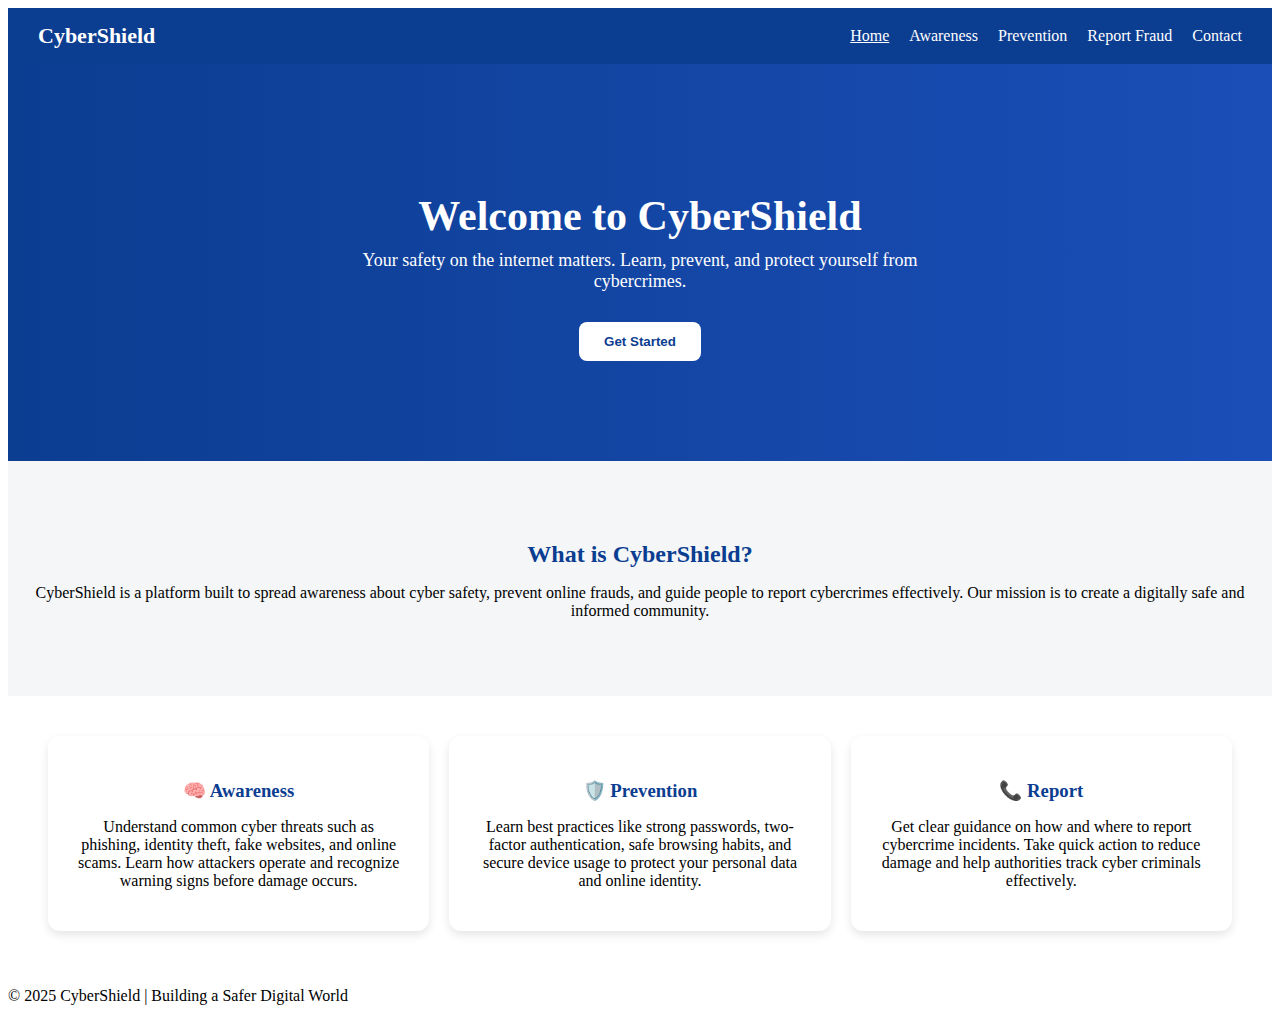
<file: index.html>
<!DOCTYPE html>
<html lang="en">
<head>
  <meta charset="UTF-8">
  <meta name="viewport" content="width=device-width, initial-scale=1.0">
  <title>CyberShield - Home</title>
  <link rel="stylesheet" href="style.css">
</head>
<body>

  <!-- Navigation Bar -->
  <nav class="navbar">
    <div class="logo">CyberShield</div>
    <ul class="nav-links">
      <li><a href="index.html" class="active">Home</a></li>
      <li><a href="awareness.html">Awareness</a></li>
      <li><a href="prevention.html">Prevention</a></li>
      <li><a href="fraud.html">Report Fraud</a></li>
      <li><a href="resourcecontact.html">Contact</a></li>
    </ul>
  </nav>

  <!-- Hero Section -->
  <header class="hero">
    <h1>Welcome to CyberShield</h1>
    <p>Your safety on the internet matters. Learn, prevent, and protect yourself from cybercrimes.</p>
    <a href="awareness.html"><button class="btn">Get Started</button></a>
  </header>

  <!-- About Section -->
  <section class="about">
    <h2>What is CyberShield?</h2>
    <p>
      CyberShield is a platform built to spread awareness about cyber safety, 
      prevent online frauds, and guide people to report cybercrimes effectively.
      Our mission is to create a digitally safe and informed community.
    </p>
  </section>

  <!-- Features Section -->
  <section class="features">
    <div class="feature-card">
      <h3>🧠 Awareness</h3>
      <p>Understand common cyber threats such as phishing, identity theft,
        fake websites, and online scams. Learn how attackers operate and
        recognize warning signs before damage occurs.</p>
    </div>

    <div class="feature-card">
      <h3>🛡️ Prevention</h3>
      <p>Learn best practices like strong passwords, two-factor authentication,
        safe browsing habits, and secure device usage to protect your personal
        data and online identity.</p>
    </div>

    <div class="feature-card">
      <h3>📞 Report</h3>
      <p>Get clear guidance on how and where to report cybercrime incidents.
        Take quick action to reduce damage and help authorities track cyber
        criminals effectively.</p>
    </div>
  </section>

  <!-- Footer -->
  <footer class="footer">
    <p>© 2025 CyberShield | Building a Safer Digital World</p>
  </footer>

</body>
</html>
</file>
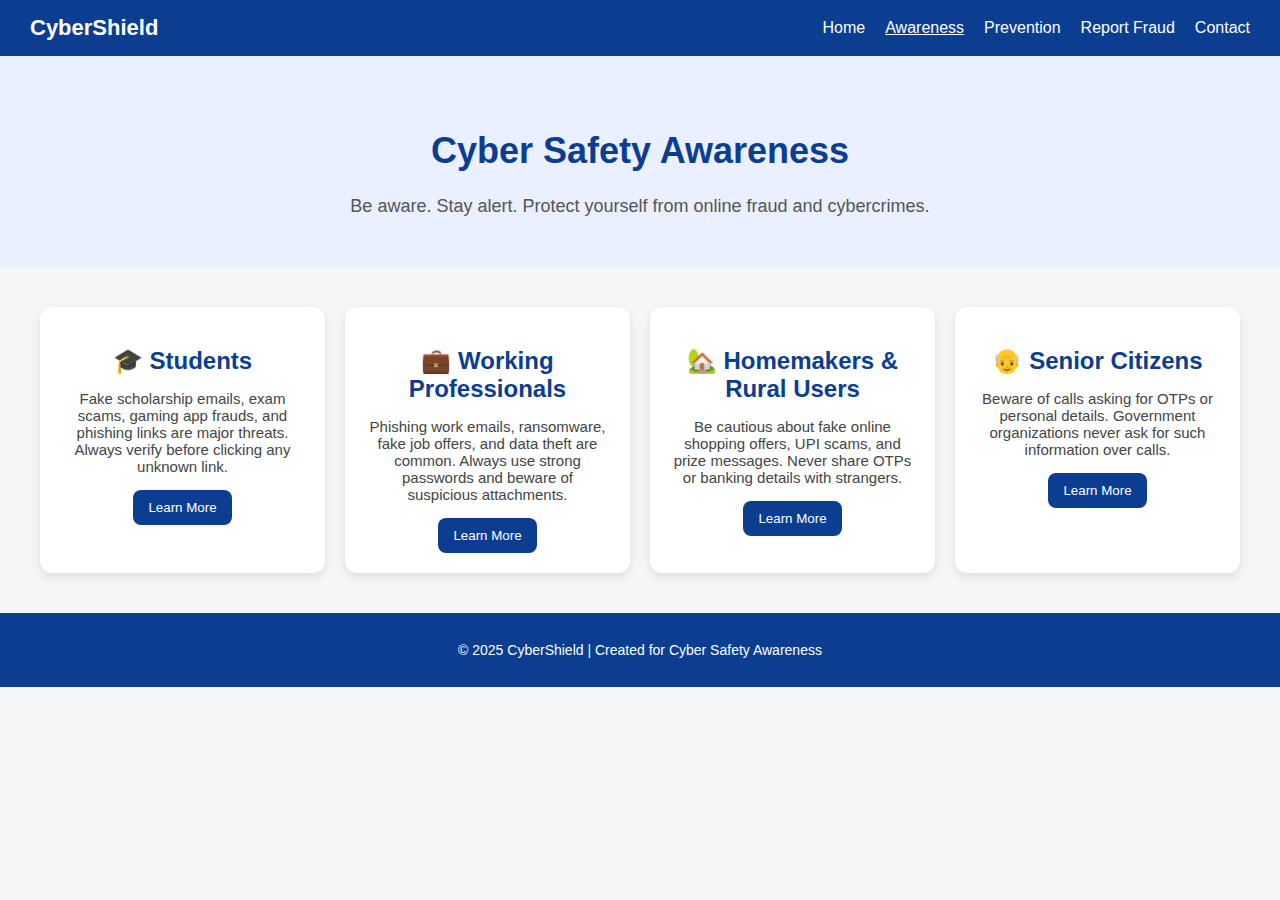
<file: awareness.html>
<!DOCTYPE html>
<html lang="en">
<head>
  <meta charset="UTF-8" />
  <meta name="viewport" content="width=device-width, initial-scale=1" />
  <title>Cyber Safety - Awareness</title>
  <style>
    /* General Styles */
    *, *::before, *::after {
      box-sizing: border-box;
    }

    body {
      font-family: 'Poppins', sans-serif;
      margin: 0;
      background-color: #f4f6f8;
      color: #333;
    }

    /* Navbar */
    .navbar {
      display: flex;
      justify-content: space-between;
      align-items: center;
      background-color: #0b3d91;
      color: white;
      padding: 15px 30px;
    }

    .logo {
      font-size: 22px;
      font-weight: bold;
    }

    .nav-links {
      list-style: none;
      display: flex;
      gap: 20px;
      margin: 0;
      padding: 0;
    }

    .nav-links a {
      text-decoration: none;
      color: white;
      font-weight: 500;
      transition: color 0.3s ease, text-decoration 0.3s ease;
    }

    .nav-links a:hover,
    .nav-links a.active {
      text-decoration: underline;
    }

    /* Header */
    .header {
      text-align: center;
      padding: 50px 20px;
      background-color: #eaf0ff;
    }

    .header h1 {
      font-size: 36px;
      color: #0b3d91;
    }

    .header p {
      font-size: 18px;
      color: #555;
      max-width: 700px;
      margin: 10px auto 0;
    }

    /* Awareness Cards */
    .cards-container {
      display: grid;
      grid-template-columns: repeat(auto-fit, minmax(250px, 1fr));
      gap: 20px;
      padding: 40px;
    }

    .card {
      background: white;
      padding: 20px;
      border-radius: 12px;
      box-shadow: 0px 4px 10px rgba(0,0,0,0.1);
      text-align: center;
      transition: transform 0.2s ease, box-shadow 0.2s ease;
    }

    .card:hover {
      transform: translateY(-5px);
      box-shadow: 0px 6px 15px rgba(0,0,0,0.2);
    }

    .card h2 {
      margin-bottom: 10px;
      color: #0b3d91;
    }

    .card p {
      font-size: 15px;
      margin-bottom: 15px;
      color: #444;
    }

    .card button {
      background: #0b3d91;
      color: white;
      padding: 10px 15px;
      border: none;
      border-radius: 8px;
      cursor: pointer;
      transition: background 0.3s ease;
    }

    .card button:hover {
      background: #072f6b;
    }

    .card button:focus {
      outline: 3px solid #ffc107;
      outline-offset: 3px;
    }

    /* Responsive Padding for smaller screens */
    @media (max-width: 480px) {
      .cards-container {
        padding: 20px 10px;
      }
    }

    /* Footer */
    .footer {
      background-color: #0b3d91;
      color: white;
      text-align: center;
      padding: 15px 0;
      font-size: 14px;
    }

    /* Smooth scrolling */
    html {
      scroll-behavior: smooth;
    }
  </style>
</head>
<body>

  <!-- Navigation Bar -->
  <nav class="navbar">
    <div class="logo">CyberShield</div>
    <ul class="nav-links">
      <li><a href="index.html">Home</a></li>
      <li><a href="awareness.html" class="active" aria-current="page">Awareness</a></li>
      <li><a href="prevention.html">Prevention</a></li>
      <li><a href="fraud.html">Report Fraud</a></li>
      <li><a href="resourcecontact.html">Contact</a></li>
    </ul>
  </nav>

  <!-- Header Section -->
  <header class="header">
    <h1>Cyber Safety Awareness</h1>
    <p>Be aware. Stay alert. Protect yourself from online fraud and cybercrimes.</p>
  </header>

  <!-- Awareness Cards Section -->
  <section class="cards-container">

    <div class="card">
      <h2>🎓 Students</h2>
      <p>Fake scholarship emails, exam scams, gaming app frauds, and phishing links are major threats. Always verify before clicking any unknown link.</p>
      <button>Learn More</button>
    </div>

    <div class="card">
      <h2>💼 Working Professionals</h2>
      <p>Phishing work emails, ransomware, fake job offers, and data theft are common. Always use strong passwords and beware of suspicious attachments.</p>
      <button>Learn More</button>
    </div>

    <div class="card">
      <h2>🏡 Homemakers & Rural Users</h2>
      <p>Be cautious about fake online shopping offers, UPI scams, and prize messages. Never share OTPs or banking details with strangers.</p>
      <button>Learn More</button>
    </div>

    <div class="card">
      <h2>👴 Senior Citizens</h2>
      <p>Beware of calls asking for OTPs or personal details. Government organizations never ask for such information over calls.</p>
      <button>Learn More</button>
    </div>

  </section>

  <!-- Footer -->
  <footer class="footer">
    <p>© 2025 CyberShield | Created for Cyber Safety Awareness</p>
  </footer>

</body>
</html>
</file>
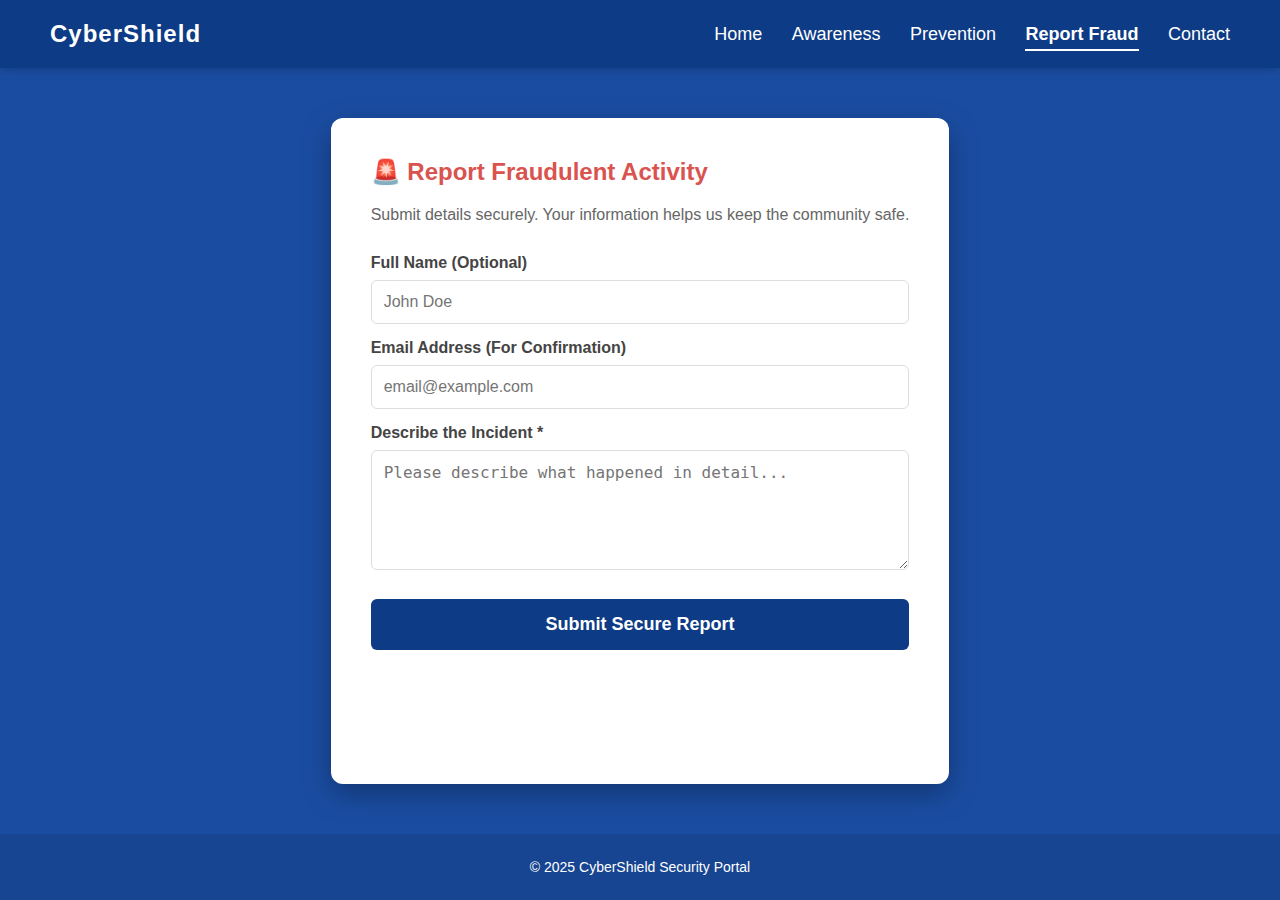
<file: fraud.html>
<!DOCTYPE html>
<html lang="en">
<head>
    <meta charset="UTF-8">
    <meta name="viewport" content="width=device-width, initial-scale=1.0">
    <title>Report Fraud | CyberShield</title>
    <style>
        /* General Styles */
        body {
            font-family: 'Segoe UI', Tahoma, Geneva, Verdana, sans-serif;
            margin: 0;
            padding: 0;
            background-color: #1a4da2; /* Matches the blue in your screenshot */
            color: white;
            display: flex;
            flex-direction: column;
            min-height: 100vh;
        }

        /* Header & Navigation */
        header {
            background-color: #0d3b85;
            padding: 20px 50px;
            display: flex;
            justify-content: space-between;
            align-items: center;
            box-shadow: 0 2px 10px rgba(0,0,0,0.2);
        }

        .logo {
            font-size: 24px;
            font-weight: bold;
            letter-spacing: 1px;
        }

        nav a {
            color: white;
            text-decoration: none;
            margin-left: 25px;
            font-size: 18px;
            transition: 0.3s;
            padding-bottom: 5px;
        }

        nav a:hover {
            opacity: 0.8;
        }

        nav a.active {
            border-bottom: 2px solid white;
            font-weight: bold;
        }

        /* Form Container */
        .container {
            flex: 1;
            max-width: 600px;
            margin: 50px auto;
            background: white;
            color: #333;
            padding: 40px;
            border-radius: 12px;
            box-shadow: 0 10px 30px rgba(0,0,0,0.3);
        }

        .container h2 {
            color: #d9534f;
            margin-top: 0;
            display: flex;
            align-items: center;
            gap: 10px;
        }

        .container p {
            color: #666;
            margin-bottom: 30px;
        }

        /* Form Styling */
        .form-section label {
            display: block;
            margin: 15px 0 8px;
            font-weight: 600;
            color: #444;
        }

        .form-section input, 
        .form-section textarea {
            width: 100%;
            padding: 12px;
            border: 1px solid #ddd;
            border-radius: 6px;
            box-sizing: border-box;
            font-size: 16px;
        }

        .form-section input:focus, 
        .form-section textarea:focus {
            outline: none;
            border-color: #1a4da2;
            box-shadow: 0 0 5px rgba(26, 77, 162, 0.2);
        }

        .form-section textarea {
            height: 120px;
            resize: vertical;
        }

        button {
            background-color: #0d3b85;
            color: white;
            border: none;
            padding: 15px 20px;
            margin-top: 25px;
            width: 100%;
            border-radius: 6px;
            cursor: pointer;
            font-size: 18px;
            font-weight: bold;
            transition: background 0.3s;
        }

        button:hover {
            background-color: #1a4da2;
        }

        /* Footer */
        footer {
            text-align: center;
            padding: 25px;
            font-size: 14px;
            background-color: rgba(0,0,0,0.1);
        }

        #status {
            font-weight: bold;
        }
    </style>
</head>
<body>

<header>
    <div class="logo">CyberShield</div>
    <nav>
        <a href="index.html">Home</a>
        <a href="awareness.html">Awareness</a>
        <a href="prevention.html">Prevention</a>
        <a href="report.html" class="active">Report Fraud</a>
        <a href="contact.html">Contact</a>
    </nav>
</header>

<div class="container">
    <h2>🚨 Report Fraudulent Activity</h2>
    <p>Submit details securely. Your information helps us keep the community safe.</p>

    <div class="form-section">
        <form id="fraud-form" action="https://formspree.io/f/mwvebpnb" method="POST">
            <label>Full Name (Optional)</label>
            <input type="text" name="name" placeholder="John Doe">

            <label>Email Address (For Confirmation)</label>
            <input type="email" name="email" required placeholder="email@example.com">

            <label>Describe the Incident *</label>
            <textarea name="message" required placeholder="Please describe what happened in detail..."></textarea>

            <button type="submit">Submit Secure Report</button>
            <p id="status" style="text-align:center; margin-top:15px;"></p>
        </form>
    </div>
</div>

<footer>&copy; 2025 CyberShield Security Portal</footer>

<script>
    const form = document.getElementById("fraud-form");
    form.addEventListener("submit", async (e) => {
        e.preventDefault();
        const status = document.getElementById("status");
        const data = new FormData(e.target);
        
        status.innerHTML = "Sending...";
        
        fetch(e.target.action, {
            method: 'POST',
            body: data,
            headers: { 'Accept': 'application/json' }
        }).then(res => {
            if (res.ok) {
                status.style.color = "green";
                status.innerHTML = "✅ Report Sent Successfully!";
                form.reset();
            } else {
                status.style.color = "red";
                status.innerHTML = "❌ Error submitting report.";
            }
        }).catch(error => {
            status.style.color = "red";
            status.innerHTML = "❌ Connection error.";
        });
    });
</script>

</body>
</html>
</file>
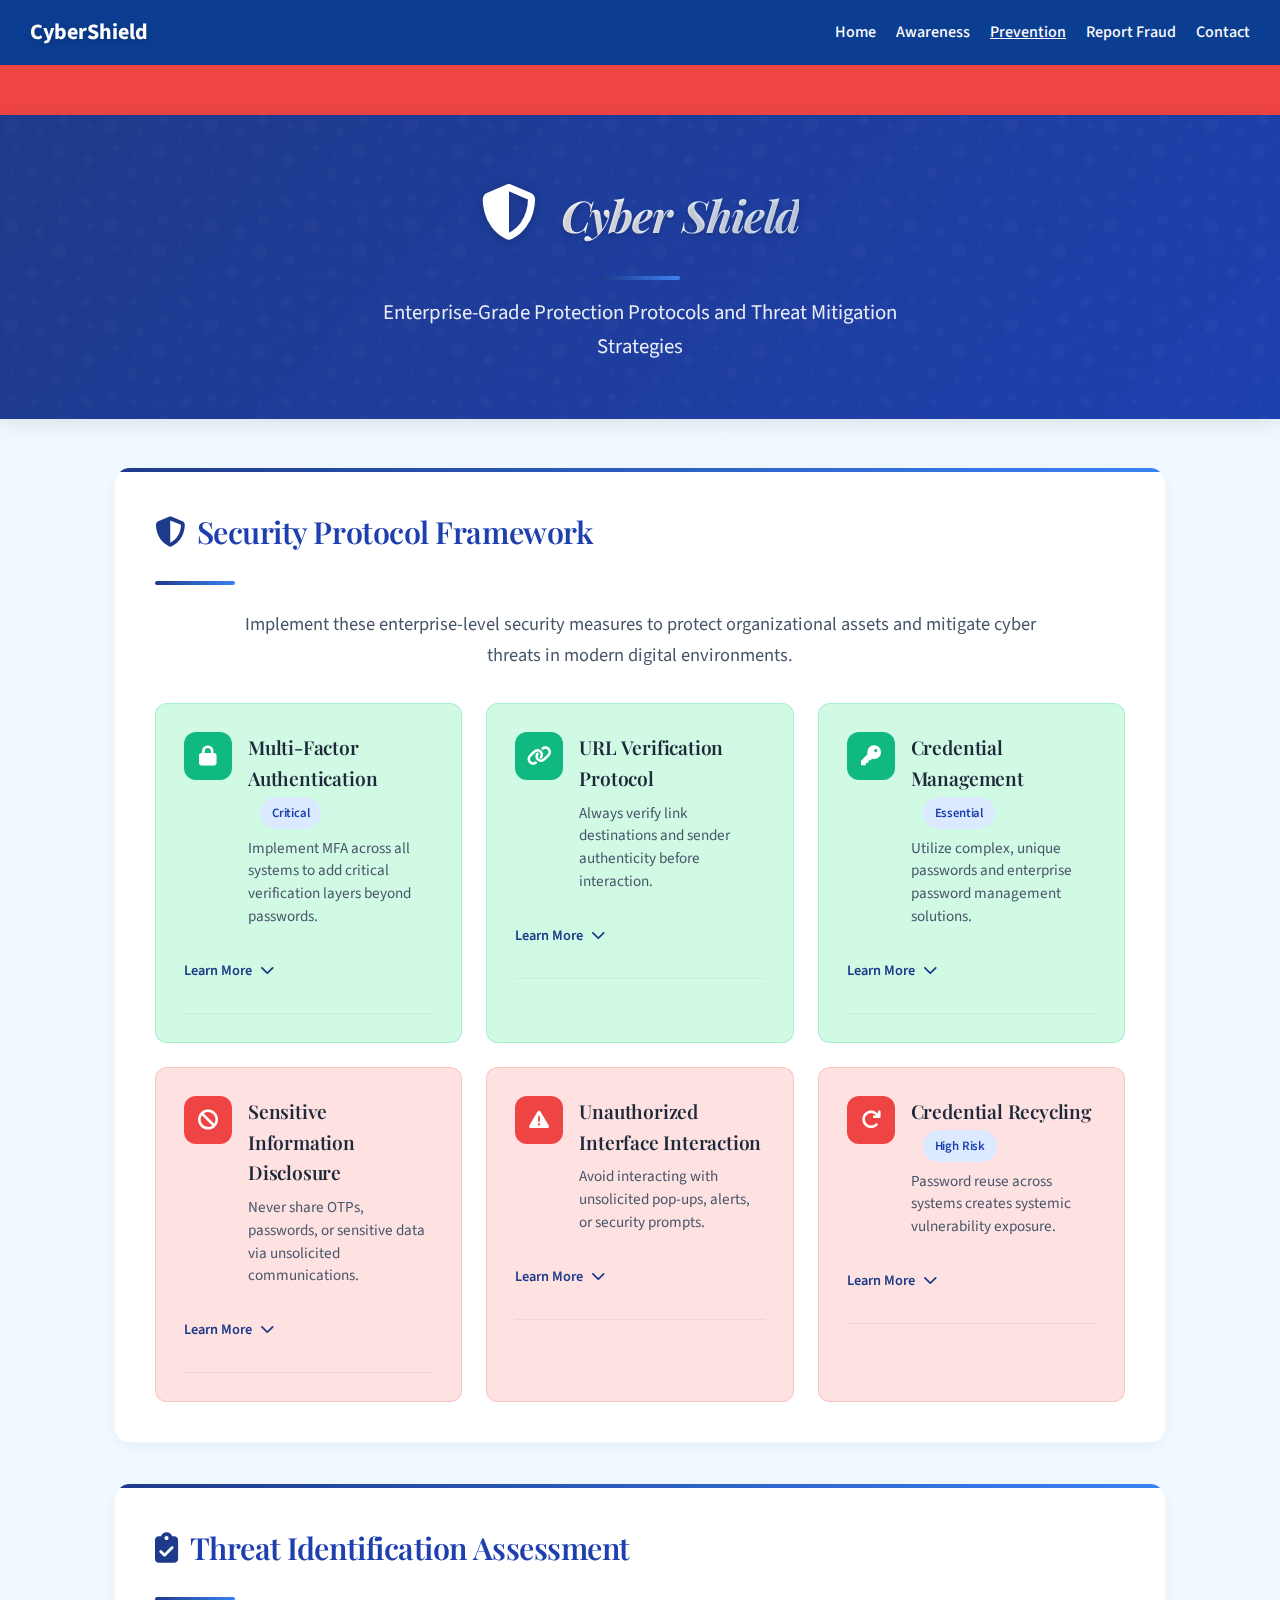
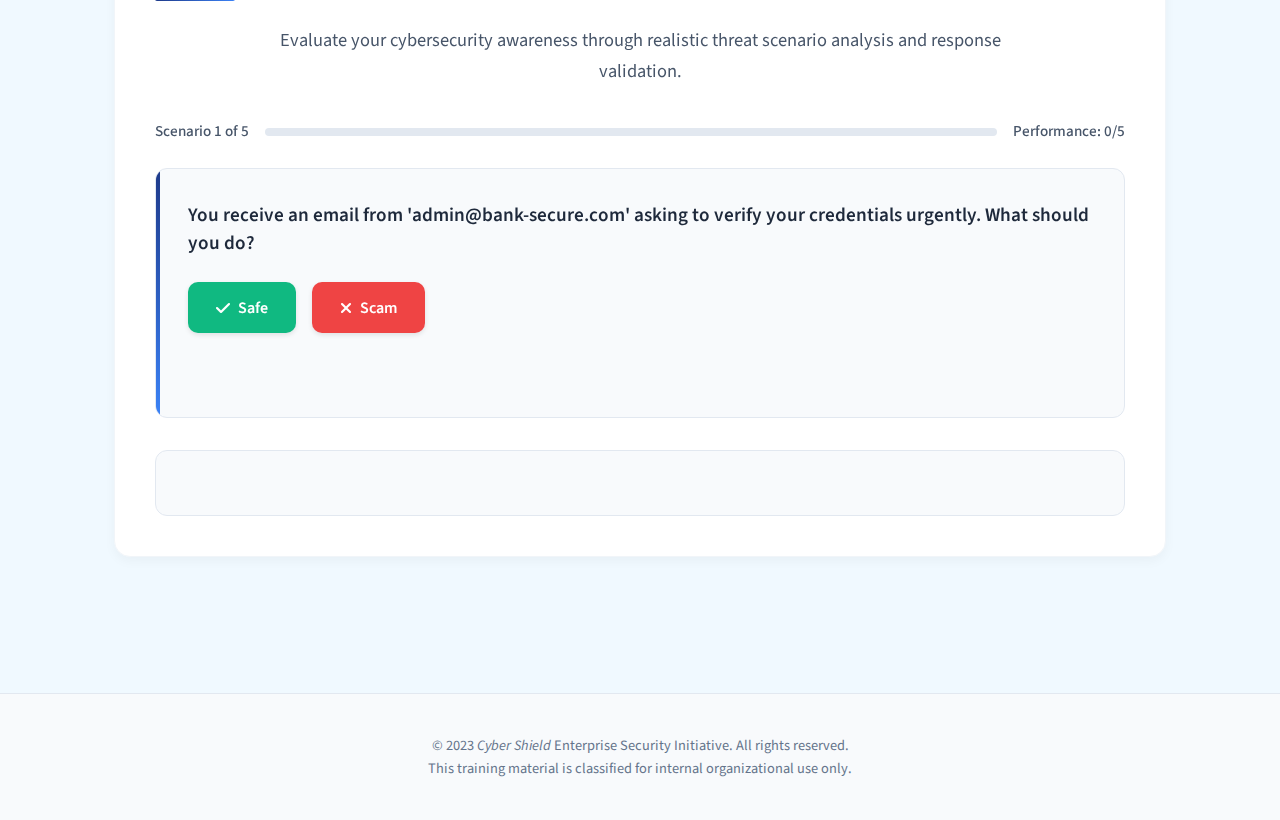
<file: prevention.html>
<!DOCTYPE html>
<html lang="en">
<head>
  <meta charset="UTF-8" />
  <meta name="viewport" content="width=device-width, initial-scale=1.0"/>
  <title>Cyber Shield | Enterprise Protection Protocols</title>
  <link rel="stylesheet" href="https://cdnjs.cloudflare.com/ajax/libs/font-awesome/6.4.0/css/all.min.css">
  <link href="https://fonts.googleapis.com/css2?family=Playfair+Display:wght@400;500;600;700&family=Source+Sans+Pro:wght@300;400;600;700&display=swap" rel="stylesheet">
  <style>
    :root {
      --primary: #1e3a8a;
      --primary-dark: #1e40af;
      --primary-light: #dbeafe;
      --secondary: #3b82f6;
      --secondary-dark: #2563eb;
      --success: #10b981;
      --success-light: #d1fae5;
      --danger: #ef4444;
      --danger-light: #fee2e2;
      --warning: #f59e0b;
      --warning-light: #fef3c7;
      --bg-light: #f0f9ff;
      --bg-lighter: #f8fafc;
      --text-dark: #1e293b;
      --text-medium: #475569;
      --text-light: #64748b;
      --card-bg: #ffffff;
      --border: #e2e8f0;
      --border-light: #f1f5f9;
    }

    /* Navbar Styles (added for consistency) */
    .navbar {
      display: flex;
      justify-content: space-between;
      align-items: center;
      background-color: #0b3d91;
      color: white;
      padding: 15px 30px;
      z-index: 1000;
    }

    .navbar .logo {
      font-size: 22px;
      font-weight: bold;
    }

    .nav-links {
      list-style: none;
      display: flex;
      gap: 20px;
      margin: 0;
      padding: 0;
    }

    .nav-links a {
      text-decoration: none;
      color: white;
      font-weight: 500;
      transition: color 0.3s ease, text-decoration 0.3s ease;
    }

    .nav-links a:hover,
    .nav-links a.active {
      text-decoration: underline;
    }

    * {
      box-sizing: border-box;
      margin: 0;
      padding: 0;
    }

    body {
      font-family: 'Source Sans Pro', 'Segoe UI', system-ui, -apple-system, sans-serif;
      background: var(--bg-light);
      color: var(--text-dark);
      line-height: 1.6;
      position: relative;
      overflow-x: hidden;
    }

    /* Animated Background Particles */
    .particles {
      position: fixed;
      top: 0;
      left: 0;
      width: 100%;
      height: 100%;
      z-index: -1;
      pointer-events: none;
    }

    .particle {
      position: absolute;
      width: 4px;
      height: 4px;
      background: var(--primary-light);
      border-radius: 50%;
      opacity: 0.3;
      animation: float 15s infinite linear;
    }

    @keyframes float {
      0% {
        transform: translateY(0) translateX(0);
        opacity: 0.3;
      }
      50% {
        opacity: 0.6;
      }
      100% {
        transform: translateY(-100vh) translateX(100px);
        opacity: 0.3;
      }
    }

    h1, h2, h3, h4, h5, h6 {
      font-family: 'Playfair Display', Georgia, serif;
      font-weight: 600;
      letter-spacing: -0.01em;
    }

    /* Alert Banner */
    .alert-banner {
      background: var(--danger);
      color: white;
      padding: 12px 0;
      overflow: hidden;
      position: relative;
      font-weight: 600;
      box-shadow: 0 2px 8px rgba(0,0,0,0.1);
    }

    .alert-content {
      display: inline-block;
      white-space: nowrap;
      animation: scrollText 25s linear infinite;
      padding-left: 100%;
    }

    @keyframes scrollText {
      0% { transform: translateX(0); }
      100% { transform: translateX(-100%); }
    }

    header {
      background: linear-gradient(135deg, var(--primary), var(--primary-dark));
      color: white;
      padding: 3.5rem 1.5rem;
      text-align: center;
      box-shadow: 0 4px 20px rgba(0,0,0,0.1);
      position: relative;
      overflow: hidden;
    }

    header::before {
      content: '';
      position: absolute;
      top: 0;
      left: 0;
      right: 0;
      bottom: 0;
      background: url("data:image/svg+xml,%3Csvg width='100' height='100' viewBox='0 0 100 100' xmlns='http://www.w3.org/2000/svg'%3E%3Cpath d='M11 18c3.866 0 7-3.134 7-7s-3.134-7-7-7-7 3.134-7 7 3.134 7 7 7zm48 25c3.866 0 7-3.134 7-7s-3.134-7-7-7-7 3.134-7 7 3.134 7 7 7zm-43-7c1.657 0 3-1.343 3-3s-1.343-3-3-3-3 1.343-3 3 1.343 3 3 3zm63 31c1.657 0 3-1.343 3-3s-1.343-3-3-3-3 1.343-3 3 1.343 3 3 3zM34 90c1.657 0 3-1.343 3-3s-1.343-3-3-3-3 1.343-3 3 1.343 3 3 3zm56-76c1.657 0 3-1.343 3-3s-1.343-3-3-3-3 1.343-3 3 1.343 3 3 3zM12 86c2.21 0 4-1.79 4-4s-1.79-4-4-4-4 1.79-4 4 1.79 4 4 4zm28-65c2.21 0 4-1.79 4-4s-1.79-4-4-4-4 1.79-4 4 1.79 4 4 4zm23-11c2.76 0 5-2.24 5-5s-2.24-5-5-5-5 2.24-5 5 2.24 5 5 5zm-6 60c2.21 0 4-1.79 4-4s-1.79-4-4-4-4 1.79-4 4 1.79 4 4 4zm29 22c2.76 0 5-2.24 5-5s-2.24-5-5-5-5 2.24-5 5 2.24 5 5 5zM32 63c2.76 0 5-2.24 5-5s-2.24-5-5-5-5 2.24-5 5 2.24 5 5 5zm57-13c2.76 0 5-2.24 5-5s-2.24-5-5-5-5 2.24-5 5 2.24 5 5 5zm-9-21c1.105 0 2-.895 2-2s-.895-2-2-2-2 .895-2 2 .895 2 2 2zM60 91c1.105 0 2-.895 2-2s-.895-2-2-2-2 .895-2 2 .895 2 2 2zM35 41c1.105 0 2-.895 2-2s-.895-2-2-2-2 .895-2 2 .895 2 2 2zM12 60c1.105 0 2-.895 2-2s-.895-2-2-2-2 .895-2 2 .895 2 2 2z' fill='%23ffffff' fill-opacity='0.05' fill-rule='evenodd'/%3E%3C/svg%3E");
      opacity: 0.4;
    }

    .header-content {
      max-width: 900px;
      margin: 0 auto;
      position: relative;
      z-index: 1;
    }

    .brand-container {
      display: flex;
      align-items: center;
      justify-content: center;
      gap: 1.5rem;
      margin-bottom: 1rem;
    }

    .logo {
      font-size: 3.5rem;
      color: white;
      filter: drop-shadow(0 2px 4px rgba(0,0,0,0.2));
      /* Removed rotation animation */
      animation: pulse 2s infinite;
    }

    @keyframes pulse {
      0% { transform: scale(1); }
      50% { transform: scale(1.05); }
      100% { transform: scale(1); }
    }

    /* Removed the rotate keyframes entirely */

    .site-title {
      font-size: 2.75rem;
      font-weight: 700;
      letter-spacing: -0.025em;
      font-style: italic;
      text-shadow: 0 2px 4px rgba(0,0,0,0.2);
      background: linear-gradient(90deg, #ffffff, #dbeafe, #ffffff);
      background-size: 200% 100%;
      background-clip: text;
      -webkit-background-clip: text;
      color: transparent;
      animation: shimmer 3s infinite;
    }

    @keyframes shimmer {
      0% { background-position: -200% 0; }
      100% { background-position: 200% 0; }
    }

    .subtitle {
      font-size: 1.3rem;
      opacity: 0.9;
      font-weight: 400;
      max-width: 600px;
      margin: 0 auto;
      font-family: 'Source Sans Pro', sans-serif;
    }

    main {
      max-width: 1100px;
      margin: 0 auto;
      padding: 3rem 1.5rem;
    }

    section {
      background: var(--card-bg);
      padding: 2.5rem;
      border-radius: 16px;
      box-shadow: 0 4px 12px rgba(0,0,0,0.04);
      margin-bottom: 2.5rem;
      border: 1px solid var(--border-light);
      position: relative;
      overflow: hidden;
    }

    section::before {
      content: '';
      position: absolute;
      top: 0;
      left: 0;
      right: 0;
      height: 4px;
      background: linear-gradient(90deg, var(--primary), var(--secondary), var(--primary));
      background-size: 200% 100%;
      animation: shimmer 3s infinite;
    }

    h2 {
      color: var(--primary-dark);
      margin-bottom: 1.5rem;
      font-size: 1.9rem;
      font-weight: 600;
      display: flex;
      align-items: center;
      gap: 0.75rem;
      letter-spacing: -0.015em;
    }

    h2 i {
      color: var(--primary);
    }

    .intro {
      text-align: center;
      margin-bottom: 2rem;
      color: var(--text-medium);
      font-size: 1.15rem;
      max-width: 800px;
      margin-left: auto;
      margin-right: auto;
      line-height: 1.7;
    }

    .tips-container {
      display: grid;
      grid-template-columns: repeat(auto-fit, minmax(300px, 1fr));
      gap: 1.5rem;
    }

    .tip-card {
      padding: 1.75rem;
      border-radius: 12px;
      display: flex;
      align-items: flex-start;
      gap: 1rem;
      transition: all 0.3s ease;
      border: 1px solid transparent;
      flex-direction: column;
      position: relative;
      overflow: hidden;
    }

    .tip-card::before {
      content: '';
      position: absolute;
      top: 0;
      left: -100%;
      width: 100%;
      height: 100%;
      background: linear-gradient(90deg, transparent, rgba(255,255,255,0.4), transparent);
      transition: left 0.5s;
    }

    .tip-card:hover::before {
      left: 100%;
    }

    .tip-card:hover {
      transform: translateY(-5px);
      box-shadow: 0 10px 25px rgba(0,0,0,0.08);
    }

    .tip-card.good {
      background: var(--success-light);
      border-color: rgba(16, 185, 129, 0.2);
    }

    .tip-card.bad {
      background: var(--danger-light);
      border-color: rgba(239, 68, 68, 0.2);
    }

    .tip-header {
      display: flex;
      align-items: flex-start;
      gap: 1rem;
      width: 100%;
    }

    .tip-icon {
      font-size: 1.25rem;
      flex-shrink: 0;
      width: 48px;
      height: 48px;
      display: flex;
      align-items: center;
      justify-content: center;
      border-radius: 12px;
      transition: transform 0.3s ease;
    }

    .tip-card:hover .tip-icon {
      transform: scale(1.1);
    }

    .tip-card.good .tip-icon {
      background: var(--success);
      color: white;
    }

    .tip-card.bad .tip-icon {
      background: var(--danger);
      color: white;
    }

    .tip-content {
      width: 100%;
    }

    .tip-content h3 {
      margin-bottom: 0.5rem;
      font-size: 1.2rem;
      font-weight: 600;
      color: var(--text-dark);
    }

    .tip-content p {
      color: var(--text-medium);
      font-size: 0.95rem;
      line-height: 1.5;
    }

    .dropdown-content {
      max-height: 0;
      overflow: hidden;
      transition: max-height 0.4s ease;
      margin-top: 1rem;
      padding-top: 0;
      border-top: 1px solid rgba(0,0,0,0.05);
    }

    .dropdown-content.show {
      max-height: 300px;
      padding-top: 1rem;
    }

    .dropdown-content ul {
      padding-left: 1.5rem;
      margin-bottom: 1rem;
    }

    .dropdown-content li {
      margin-bottom: 0.5rem;
      color: var(--text-medium);
    }

    .expand-btn {
      background: none;
      border: none;
      color: var(--primary);
      cursor: pointer;
      font-weight: 600;
      display: flex;
      align-items: center;
      gap: 0.5rem;
      margin-top: 1rem;
      font-family: 'Source Sans Pro', sans-serif;
      font-size: 0.9rem;
      transition: color 0.2s;
      position: relative;
      overflow: hidden;
    }

    .expand-btn::after {
      content: '';
      position: absolute;
      bottom: 0;
      left: 0;
      width: 0;
      height: 2px;
      background: var(--primary);
      transition: width 0.3s ease;
    }

    .expand-btn:hover::after {
      width: 100%;
    }

    .expand-btn:hover {
      color: var(--primary-dark);
    }

    .expand-btn i {
      transition: transform 0.3s ease;
    }

    .expand-btn.active i {
      transform: rotate(180deg);
    }

    .quiz {
      margin-top: 2rem;
    }

    .question-box {
      background: var(--bg-lighter);
      padding: 2rem;
      border-radius: 12px;
      margin-bottom: 1.5rem;
      border: 1px solid var(--border);
      position: relative;
      overflow: hidden;
    }

    .question-box::before {
      content: '';
      position: absolute;
      top: 0;
      left: 0;
      width: 4px;
      height: 100%;
      background: linear-gradient(to bottom, var(--primary), var(--secondary));
    }

    .question-box p {
      font-weight: 600;
      font-size: 1.2rem;
      margin-bottom: 1.5rem;
      color: var(--text-dark);
      line-height: 1.5;
    }

    .buttons {
      display: flex;
      gap: 1rem;
      flex-wrap: wrap;
    }

    .buttons button {
      padding: 0.9rem 1.75rem;
      border: none;
      border-radius: 10px;
      cursor: pointer;
      font-weight: 600;
      color: white;
      transition: all 0.2s;
      display: flex;
      align-items: center;
      gap: 0.5rem;
      font-size: 1rem;
      box-shadow: 0 2px 5px rgba(0,0,0,0.1);
      font-family: 'Source Sans Pro', sans-serif;
      position: relative;
      overflow: hidden;
    }

    .buttons button::before {
      content: '';
      position: absolute;
      top: 50%;
      left: 50%;
      width: 0;
      height: 0;
      background: rgba(255, 255, 255, 0.2);
      border-radius: 50%;
      transform: translate(-50%, -50%);
      transition: width 0.6s, height 0.6s;
    }

    .buttons button:hover::before {
      width: 300px;
      height: 300px;
    }

    .safe-btn { 
      background: var(--success); 
    }
    
    .safe-btn:hover {
      background: #0da271;
      transform: translateY(-2px);
      box-shadow: 0 4px 8px rgba(16, 185, 129, 0.3);
    }

    .scam-btn { 
      background: var(--danger); 
    }
    
    .scam-btn:hover {
      background: #dc2626;
      transform: translateY(-2px);
      box-shadow: 0 4px 8px rgba(239, 68, 68, 0.3);
    }

    .feedback {
      margin-top: 1.25rem;
      font-weight: 600;
      padding: 1rem;
      border-radius: 8px;
      text-align: center;
      font-size: 1rem;
      animation: fadeIn 0.5s ease;
    }

    @keyframes fadeIn {
      from { opacity: 0; transform: translateY(10px); }
      to { opacity: 1; transform: translateY(0); }
    }

    .result {
      text-align: center;
      font-size: 1.2rem;
      margin-top: 2rem;
      padding: 2rem;
      border-radius: 12px;
      background: var(--bg-lighter);
      border: 1px solid var(--border);
      animation: fadeIn 0.5s ease;
    }

    .progress-container {
      display: flex;
      justify-content: space-between;
      align-items: center;
      margin-bottom: 1.5rem;
      color: var(--text-medium);
      font-size: 0.95rem;
      font-weight: 500;
    }

    .progress-bar {
      flex-grow: 1;
      height: 8px;
      background: var(--border);
      border-radius: 4px;
      margin: 0 1rem;
      overflow: hidden;
    }

    .progress-fill {
      height: 100%;
      background: linear-gradient(90deg, var(--primary), var(--secondary));
      border-radius: 4px;
      transition: width 0.5s ease;
      width: 0%;
    }

    footer {
      text-align: center;
      padding: 2.5rem;
      color: var(--text-light);
      font-size: 0.9rem;
      border-top: 1px solid var(--border);
      margin-top: 3rem;
      background: var(--bg-lighter);
      position: relative;
      overflow: hidden;
    }

    .footer-content {
      max-width: 900px;
      margin: 0 auto;
      position: relative;
      z-index: 1;
    }

    .badge {
      display: inline-block;
      padding: 0.35rem 0.75rem;
      background: var(--primary-light);
      color: var(--primary-dark);
      border-radius: 20px;
      font-size: 0.8rem;
      font-weight: 600;
      margin-left: 0.75rem;
      font-family: 'Source Sans Pro', sans-serif;
      animation: pulse 2s infinite;
    }

    .accent-border {
      height: 4px;
      background: linear-gradient(90deg, var(--primary), var(--secondary));
      width: 80px;
      margin: 0.5rem 0 1.5rem;
      border-radius: 2px;
    }

    @media (max-width: 768px) {
      h1 {
        font-size: 2.2rem;
      }
      
      section {
        padding: 1.75rem;
      }
      
      .tips-container {
        grid-template-columns: 1fr;
      }
      
      .buttons {
        flex-direction: column;
      }
      
      .buttons button {
        width: 100%;
        justify-content: center;
      }

      .question-box {
        padding: 1.5rem;
      }

      .alert-content {
        animation: scrollText 20s linear infinite;
      }

      .brand-container {
        flex-direction: column;
        gap: 1rem;
      }

      .logo {
        font-size: 3rem;
      }

      .site-title {
        font-size: 2.2rem;
      }

      .progress-container {
        flex-direction: column;
        align-items: flex-start;
        gap: 0.5rem;
      }

      .progress-bar {
        width: 100%;
        margin: 0;
      }

      .navbar {
        padding: 15px 20px;
        flex-direction: column;
        gap: 10px;
      }

      .nav-links {
        gap: 15px;
      }
    }
  </style>
</head>
<body>

  <!-- Navigation Bar (added) -->
  <nav class="navbar">
    <div class="logo">CyberShield</div>
    <ul class="nav-links">
      <li><a href="index.html">Home</a></li>
      <li><a href="awareness.html">Awareness</a></li>
      <li><a href="prevention.html" class="active">Prevention</a></li>
      <li><a href="fraud.html">Report Fraud</a></li>
      <li><a href="resourcecontact.html">Contact</a></li>
    </ul>
  </nav>

  <!-- Animated Background Particles -->
  <div class="particles" id="particles"></div>

  <!-- Scrolling Alert Banner -->
  <div class="alert-banner">
    <div class="alert-content">
      <i class="fas fa-exclamation-triangle"></i> ALERT: Phishing attacks increased by 45% this quarter. Always verify sender addresses and never click suspicious links. 
      <i class="fas fa-exclamation-triangle"></i> ALERT: Phishing attacks increased by 45% this quarter. Always verify sender addresses and never click suspicious links.
    </div>
  </div>

  <header>
    <div class="header-content">
      <div class="brand-container">
        <div class="logo">
          <i class="fas fa-shield-alt"></i>
        </div>
        <h1 class="site-title">Cyber Shield</h1>
      </div>
      <div class="accent-border" style="margin: 0.5rem auto 1rem;"></div>
      <p class="subtitle">Enterprise-Grade Protection Protocols and Threat Mitigation Strategies</p>
    </div>
  </header>

  <main>
    <section>
      <h2><i class="fas fa-shield-alt"></i> Security Protocol Framework</h2>
      <div class="accent-border"></div>
      <p class="intro">Implement these enterprise-level security measures to protect organizational assets and mitigate cyber threats in modern digital environments.</p>
      
      <div class="tips-container">
        <div class="tip-card good">
          <div class="tip-header">
            <div class="tip-icon">
              <i class="fas fa-lock"></i>
            </div>
            <div class="tip-content">
              <h3>Multi-Factor Authentication <span class="badge">Critical</span></h3>
              <p>Implement MFA across all systems to add critical verification layers beyond passwords.</p>
            </div>
          </div>
          <button class="expand-btn">Learn More <i class="fas fa-chevron-down"></i></button>
          <div class="dropdown-content">
            <p>Multi-factor authentication requires users to provide two or more verification factors to gain access to a resource. Key benefits include:</p>
            <ul>
              <li>Reduces account takeover by 99.9%</li>
              <li>Protects against credential stuffing attacks</li>
              <li>Compliance with industry regulations</li>
              <li>Works with biometrics, tokens, or mobile apps</li>
            </ul>
          </div>
        </div>
        
        <div class="tip-card good">
          <div class="tip-header">
            <div class="tip-icon">
              <i class="fas fa-link"></i>
            </div>
            <div class="tip-content">
              <h3>URL Verification Protocol</h3>
              <p>Always verify link destinations and sender authenticity before interaction.</p>
            </div>
          </div>
          <button class="expand-btn">Learn More <i class="fas fa-chevron-down"></i></button>
          <div class="dropdown-content">
            <p>URL verification helps prevent phishing and malware attacks. Best practices include:</p>
            <ul>
              <li>Hover over links to preview the destination</li>
              <li>Check for HTTPS and valid certificates</li>
              <li>Verify sender email addresses carefully</li>
              <li>Use URL scanning tools for suspicious links</li>
            </ul>
          </div>
        </div>
        
        <div class="tip-card good">
          <div class="tip-header">
            <div class="tip-icon">
              <i class="fas fa-key"></i>
            </div>
            <div class="tip-content">
              <h3>Credential Management <span class="badge">Essential</span></h3>
              <p>Utilize complex, unique passwords and enterprise password management solutions.</p>
            </div>
          </div>
          <button class="expand-btn">Learn More <i class="fas fa-chevron-down"></i></button>
          <div class="dropdown-content">
            <p>Proper credential management is fundamental to security. Key elements include:</p>
            <ul>
              <li>Use passwords with 12+ characters including symbols</li>
              <li>Implement enterprise password managers</li>
              <li>Enable automatic password rotation</li>
              <li>Store passwords securely with encryption</li>
            </ul>
          </div>
        </div>
        
        <div class="tip-card bad">
          <div class="tip-header">
            <div class="tip-icon">
              <i class="fas fa-ban"></i>
            </div>
            <div class="tip-content">
              <h3>Sensitive Information Disclosure</h3>
              <p>Never share OTPs, passwords, or sensitive data via unsolicited communications.</p>
            </div>
          </div>
          <button class="expand-btn">Learn More <i class="fas fa-chevron-down"></i></button>
          <div class="dropdown-content">
            <p>Social engineering attacks often target sensitive information. Protection strategies:</p>
            <ul>
              <li>Legitimate organizations never request passwords via email/phone</li>
              <li>Verify caller identity before sharing any information</li>
              <li>Use encrypted channels for sensitive data transmission</li>
              <li>Report suspicious requests to security teams immediately</li>
            </ul>
          </div>
        </div>
        
        <div class="tip-card bad">
          <div class="tip-header">
            <div class="tip-icon">
              <i class="fas fa-exclamation-triangle"></i>
            </div>
            <div class="tip-content">
              <h3>Unauthorized Interface Interaction</h3>
              <p>Avoid interacting with unsolicited pop-ups, alerts, or security prompts.</p>
            </div>
          </div>
          <button class="expand-btn">Learn More <i class="fas fa-chevron-down"></i></button>
          <div class="dropdown-content">
            <p>Malicious pop-ups and alerts can install malware or steal credentials. Prevention tips:</p>
            <ul>
              <li>Close unexpected pop-ups using task manager if necessary</li>
              <li>Never enter credentials in unexpected authentication prompts</li>
              <li>Keep browsers updated with pop-up blockers enabled</li>
              <li>Use ad-blockers to reduce malicious ad exposure</li>
            </ul>
          </div>
        </div>
        
        <div class="tip-card bad">
          <div class="tip-header">
            <div class="tip-icon">
              <i class="fas fa-redo"></i>
            </div>
            <div class="tip-content">
              <h3>Credential Recycling <span class="badge">High Risk</span></h3>
              <p>Password reuse across systems creates systemic vulnerability exposure.</p>
            </div>
          </div>
          <button class="expand-btn">Learn More <i class="fas fa-chevron-down"></i></button>
          <div class="dropdown-content">
            <p>Credential recycling dramatically increases security risks. Key concerns:</p>
            <ul>
              <li>One breached service compromises all accounts with same password</li>
              <li>Attackers use automated tools to test credentials across platforms</li>
              <li>Implement unique passwords for each system and service</li>
              <li>Consider password managers to handle multiple unique passwords</li>
            </ul>
          </div>
        </div>
      </div>
    </section>

    <section class="quiz">
      <h2><i class="fas fa-clipboard-check"></i> Threat Identification Assessment</h2>
      <div class="accent-border"></div>
      <p class="intro">Evaluate your cybersecurity awareness through realistic threat scenario analysis and response validation.</p>
      
      <div class="progress-container">
        <span id="progress-text">Scenario 1 of 5</span>
        <div class="progress-bar">
          <div class="progress-fill" id="quiz-progress"></div>
        </div>
        <span id="score-text">Performance: 0/5</span>
      </div>
      
      <div id="quiz-container"></div>
      <div class="result" id="result"></div>
    </section>
  </main>

  <footer>
    <div class="footer-content">
      <p>© 2023 <span style="font-style: italic;">Cyber Shield</span> Enterprise Security Initiative. All rights reserved.</p>
      <p>This training material is classified for internal organizational use only.</p>
    </div>
  </footer>

<script>
  // Create background particles
  function createParticles() {
    const particlesContainer = document.getElementById('particles');
    const particleCount = 30;

    for (let i = 0; i < particleCount; i++) {
      const particle = document.createElement('div');
      particle.classList.add('particle');
      particle.style.left = `${Math.random() * 100}%`;
      particle.style.top = `${Math.random() * 100}%`;
      const size = Math.random() * 4 + 2;
      particle.style.width = `${size}px`;
      particle.style.height = `${size}px`;
      const duration = Math.random() * 20 + 10;
      particle.style.animationDuration = `${duration}s`;
      const delay = Math.random() * 5;
      particle.style.animationDelay = `${delay}s`;
      particlesContainer.appendChild(particle);
    }
  }

  document.addEventListener('DOMContentLoaded', function() {
    createParticles();

    const expandButtons = document.querySelectorAll('.expand-btn');
    
    expandButtons.forEach(button => {
      button.addEventListener('click', function() {
        const content = this.nextElementSibling;
        const isActive = this.classList.contains('active');

        // Close all other dropdowns
        expandButtons.forEach(btn => {
          if (btn !== this) {
            btn.classList.remove('active');
            btn.nextElementSibling.classList.remove('show');
          }
        });

        // Toggle current dropdown
        if (!isActive) {
          this.classList.add('active');
          content.classList.add('show');
        } else {
          this.classList.remove('active');
          content.classList.remove('show');
        }
      });
    });

    // --- Quiz Logic ---
    const quizData = [
      {
        question: "You receive an email from 'admin@bank-secure.com' asking to verify your credentials urgently. What should you do?",
        safe: false,
      },
      {
        question: "Your system prompts a security update from your IT department's official portal. Should you proceed?",
        safe: true,
      },
      {
        question: "You get a call requesting your OTP to verify a transaction you didn’t initiate. Should you share it?",
        safe: false,
      },
      {
        question: "A co-worker asks you to share a company file over your official email for review. Is this safe?",
        safe: true,
      },
      {
        question: "You find a USB drive labeled 'Payroll Data' in the office parking lot. Should you plug it in?",
        safe: false,
      },
    ];

    const quizContainer = document.getElementById('quiz-container');
    const resultDiv = document.getElementById('result');
    const progressText = document.getElementById('progress-text');
    const progressFill = document.getElementById('quiz-progress');
    const scoreText = document.getElementById('score-text');

    let current = 0;
    let score = 0;

    function loadQuestion() {
      if (current >= quizData.length) {
        showResult();
        return;
      }

      const q = quizData[current];
      quizContainer.innerHTML = `
        <div class="question-box">
          <p>${q.question}</p>
          <div class="buttons">
            <button class="safe-btn"><i class="fas fa-check"></i> Safe</button>
            <button class="scam-btn"><i class="fas fa-times"></i> Scam</button>
          </div>
          <div class="feedback" id="feedback"></div>
        </div>
      `;

      progressText.textContent = `Scenario ${current + 1} of ${quizData.length}`;
      progressFill.style.width = `${((current) / quizData.length) * 100}%`;

      const buttons = quizContainer.querySelectorAll('button');
      const feedback = document.getElementById('feedback');

      buttons.forEach(button => {
        button.addEventListener('click', () => {
          const isSafe = button.classList.contains('safe-btn');
          if (isSafe === q.safe) {
            score++;
            feedback.textContent = "✅ Correct! Well identified.";
            feedback.style.background = "var(--success-light)";
            feedback.style.color = "var(--success)";
          } else {
            feedback.textContent = "❌ Incorrect. Review the warning signs carefully.";
            feedback.style.background = "var(--danger-light)";
            feedback.style.color = "var(--danger)";
          }

          buttons.forEach(b => (b.disabled = true));
          scoreText.textContent = `Performance: ${score}/${quizData.length}`;
          progressFill.style.width = `${((current + 1) / quizData.length) * 100}%`;

          setTimeout(() => {
            current++;
            loadQuestion();
          }, 1500);
        });
      });
    }

    function showResult() {
      quizContainer.innerHTML = '';
      let message = '';
      if (score === quizData.length) {
        message = "🏆 Excellent! You're a true Cyber Shield defender.";
      } else if (score >= 3) {
        message = "⚡ Good job! You have a strong grasp of digital safety.";
      } else {
        message = "🚨 Caution! Review cyber hygiene practices carefully.";
      }
      resultDiv.innerHTML = `<strong>Final Score: ${score}/${quizData.length}</strong><br>${message}`;
    }

    loadQuestion();
  });
</script>
</body>
</html>

</body>
</html>
</file>
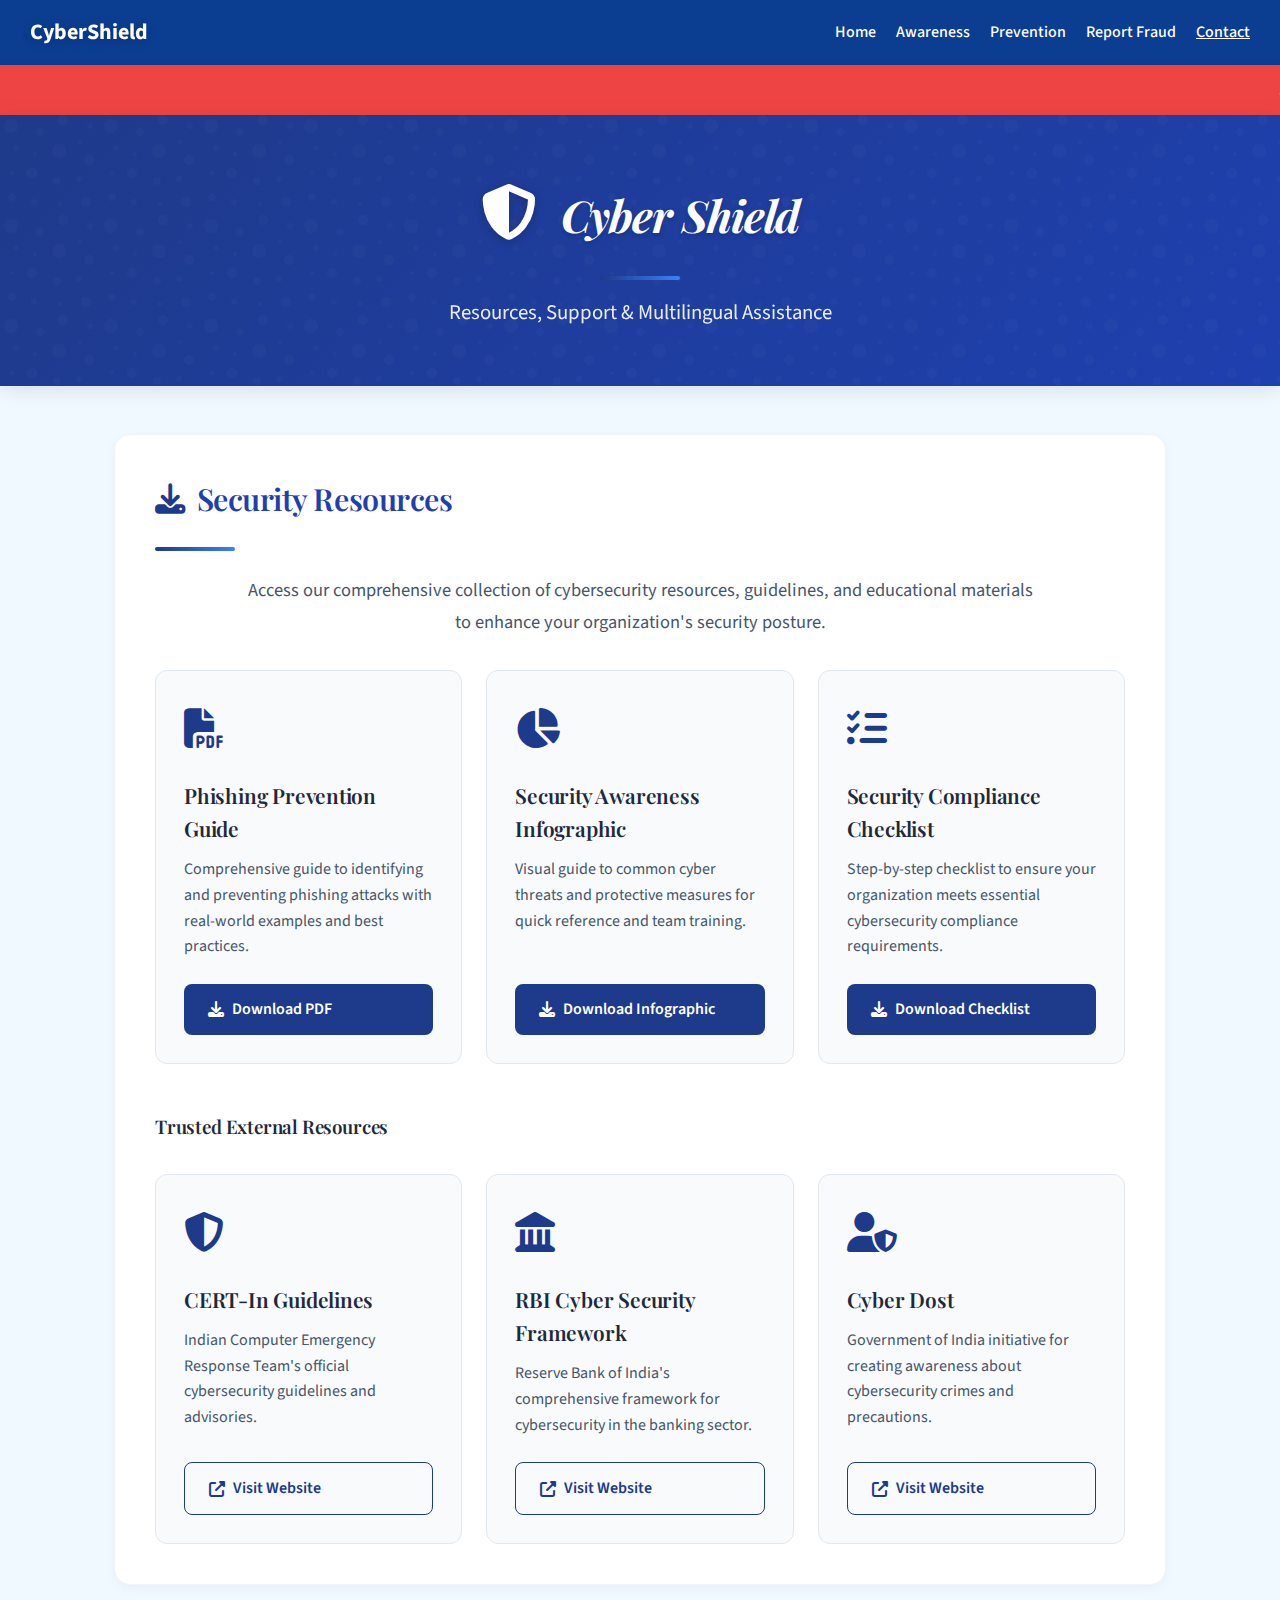
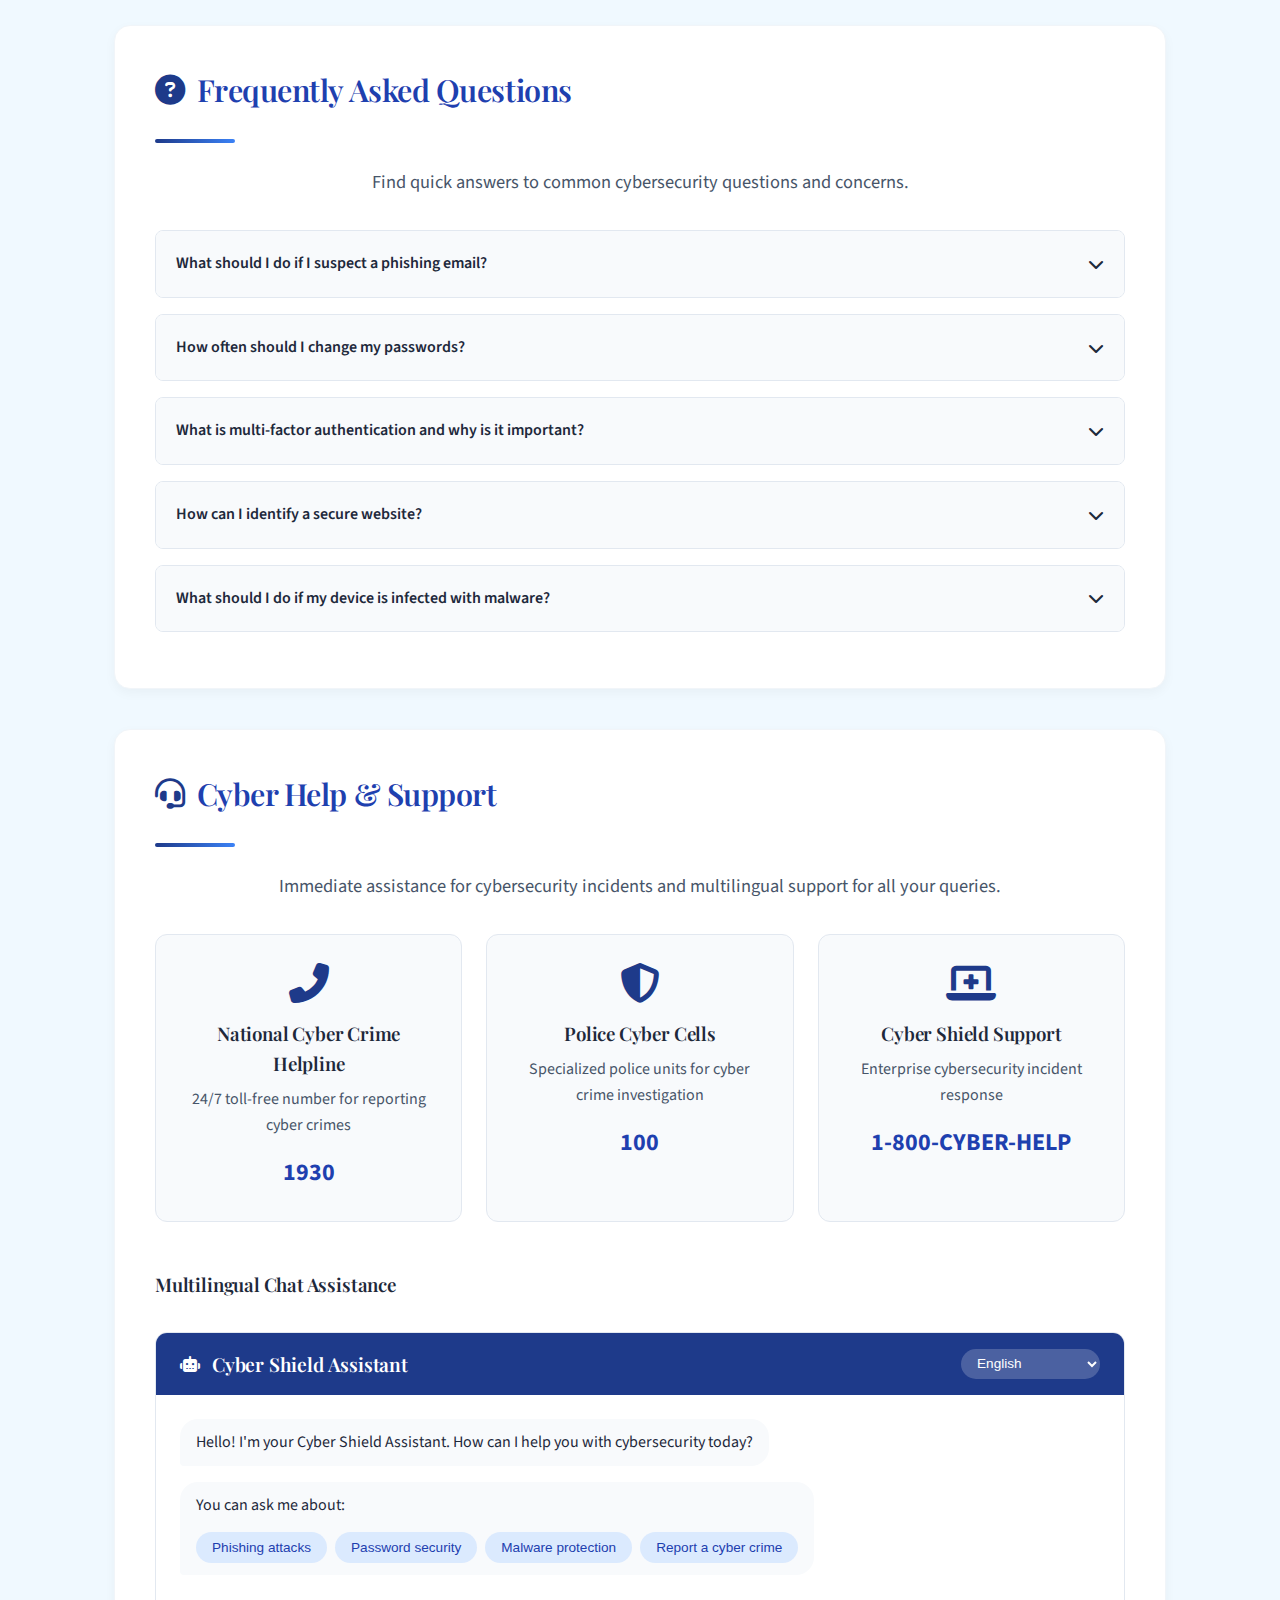
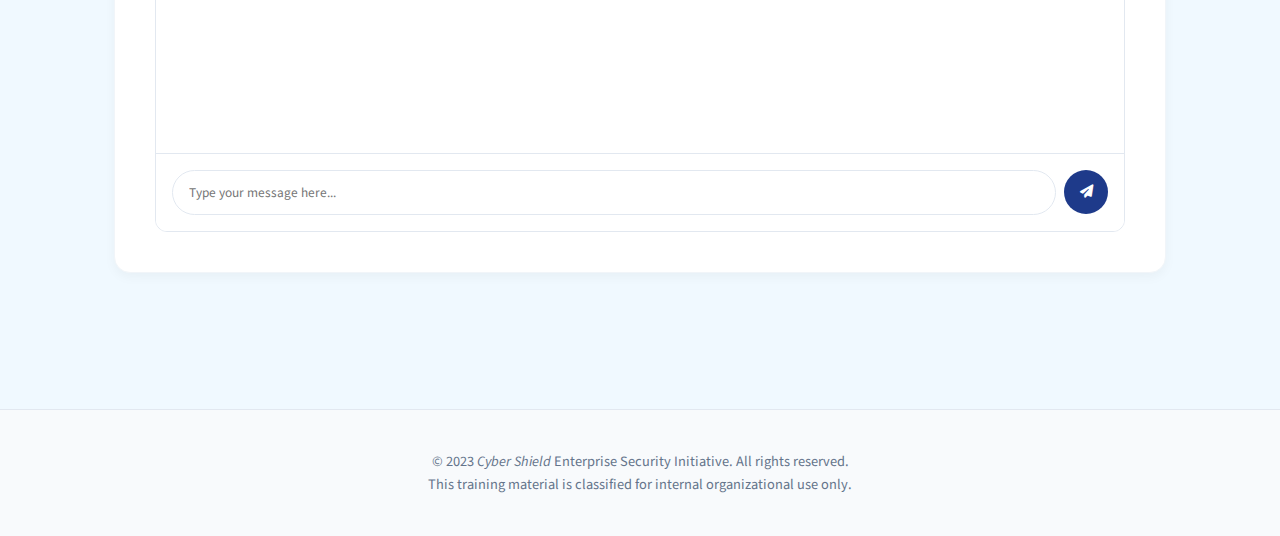
<file: resourcecontact.html>
<!DOCTYPE html>
<html lang="en">
<head>
  <meta charset="UTF-8" />
  <meta name="viewport" content="width=device-width, initial-scale=1.0"/>
  <title>Cyber Shield | Resources & Support</title>
  <link rel="stylesheet" href="https://cdnjs.cloudflare.com/ajax/libs/font-awesome/6.4.0/css/all.min.css">
  <link href="https://fonts.googleapis.com/css2?family=Playfair+Display:wght@400;500;600;700&family=Source+Sans+Pro:wght@300;400;600;700&display=swap" rel="stylesheet">
  <style>
    /* Navbar Styles (added for consistency) */
    .navbar {
      display: flex;
      justify-content: space-between;
      align-items: center;
      background-color: #0b3d91;
      color: white;
      padding: 15px 30px;
      z-index: 1000;
    }

    .navbar .logo {
      font-size: 22px;
      font-weight: bold;
    }

    .nav-links {
      list-style: none;
      display: flex;
      gap: 20px;
      margin: 0;
      padding: 0;
    }

    .nav-links a {
      text-decoration: none;
      color: white;
      font-weight: 500;
      transition: color 0.3s ease, text-decoration 0.3s ease;
    }

    .nav-links a:hover,
    .nav-links a.active {
      text-decoration: underline;
    }

    :root {
      --primary: #1e3a8a;
      --primary-dark: #1e40af;
      --primary-light: #dbeafe;
      --secondary: #3b82f6;
      --secondary-dark: #2563eb;
      --success: #10b981;
      --success-light: #d1fae5;
      --danger: #ef4444;
      --danger-light: #fee2e2;
      --warning: #f59e0b;
      --warning-light: #fef3c7;
      --bg-light: #f0f9ff;
      --bg-lighter: #f8fafc;
      --text-dark: #1e293b;
      --text-medium: #475569;
      --text-light: #64748b;
      --card-bg: #ffffff;
      --border: #e2e8f0;
      --border-light: #f1f5f9;
    }

    * {
      box-sizing: border-box;
      margin: 0;
      padding: 0;
    }

    body {
      font-family: 'Source Sans Pro', 'Segoe UI', system-ui, -apple-system, sans-serif;
      background: var(--bg-light);
      color: var(--text-dark);
      line-height: 1.6;
    }

    h1, h2, h3, h4, h5, h6 {
      font-family: 'Playfair Display', Georgia, serif;
      font-weight: 600;
      letter-spacing: -0.01em;
    }

    /* Alert Banner */
    .alert-banner {
      background: var(--danger);
      color: white;
      padding: 12px 0;
      overflow: hidden;
      position: relative;
      font-weight: 600;
      box-shadow: 0 2px 8px rgba(0,0,0,0.1);
    }

    .alert-content {
      display: inline-block;
      white-space: nowrap;
      animation: scrollText 25s linear infinite;
      padding-left: 100%;
    }

    @keyframes scrollText {
      0% { transform: translateX(0); }
      100% { transform: translateX(-100%); }
    }

    header {
      background: linear-gradient(135deg, var(--primary), var(--primary-dark));
      color: white;
      padding: 3.5rem 1.5rem;
      text-align: center;
      box-shadow: 0 4px 20px rgba(0,0,0,0.1);
      position: relative;
      overflow: hidden;
    }

    header::before {
      content: '';
      position: absolute;
      top: 0;
      left: 0;
      right: 0;
      bottom: 0;
      background: url("data:image/svg+xml,%3Csvg width='100' height='100' viewBox='0 0 100 100' xmlns='http://www.w3.org/2000/svg'%3E%3Cpath d='M11 18c3.866 0 7-3.134 7-7s-3.134-7-7-7-7 3.134-7 7 3.134 7 7 7zm48 25c3.866 0 7-3.134 7-7s-3.134-7-7-7-7 3.134-7 7 3.134 7 7 7zm-43-7c1.657 0 3-1.343 3-3s-1.343-3-3-3-3 1.343-3 3 1.343 3 3 3zm63 31c1.657 0 3-1.343 3-3s-1.343-3-3-3-3 1.343-3 3 1.343 3 3 3zM34 90c1.657 0 3-1.343 3-3s-1.343-3-3-3-3 1.343-3 3 1.343 3 3 3zm56-76c1.657 0 3-1.343 3-3s-1.343-3-3-3-3 1.343-3 3 1.343 3 3 3zM12 86c2.21 0 4-1.79 4-4s-1.79-4-4-4-4 1.79-4 4 1.79 4 4 4zm28-65c2.21 0 4-1.79 4-4s-1.79-4-4-4-4 1.79-4 4 1.79 4 4 4zm23-11c2.76 0 5-2.24 5-5s-2.24-5-5-5-5 2.24-5 5 2.24 5 5 5zm-6 60c2.21 0 4-1.79 4-4s-1.79-4-4-4-4 1.79-4 4 1.79 4 4 4zm29 22c2.76 0 5-2.24 5-5s-2.24-5-5-5-5 2.24-5 5 2.24 5 5 5zM32 63c2.76 0 5-2.24 5-5s-2.24-5-5-5-5 2.24-5 5 2.24 5 5 5zm57-13c2.76 0 5-2.24 5-5s-2.24-5-5-5-5 2.24-5 5 2.24 5 5 5zm-9-21c1.105 0 2-.895 2-2s-.895-2-2-2-2 .895-2 2 .895 2 2 2zM60 91c1.105 0 2-.895 2-2s-.895-2-2-2-2 .895-2 2 .895 2 2 2zM35 41c1.105 0 2-.895 2-2s-.895-2-2-2-2 .895-2 2 .895 2 2 2zM12 60c1.105 0 2-.895 2-2s-.895-2-2-2-2 .895-2 2 .895 2 2 2z' fill='%23ffffff' fill-opacity='0.05' fill-rule='evenodd'/%3E%3C/svg%3E");
      opacity: 0.4;
    }

    .header-content {
      max-width: 900px;
      margin: 0 auto;
      position: relative;
      z-index: 1;
    }

    .brand-container {
      display: flex;
      align-items: center;
      justify-content: center;
      gap: 1.5rem;
      margin-bottom: 1rem;
    }

    .logo {
      font-size: 3.5rem;
      color: white;
      filter: drop-shadow(0 2px 4px rgba(0,0,0,0.2));
    }

    .site-title {
      font-size: 2.75rem;
      font-weight: 700;
      letter-spacing: -0.025em;
      font-style: italic;
      text-shadow: 0 2px 4px rgba(0,0,0,0.2);
    }

    .subtitle {
      font-size: 1.3rem;
      opacity: 0.9;
      font-weight: 400;
      max-width: 600px;
      margin: 0 auto;
      font-family: 'Source Sans Pro', sans-serif;
    }

    main {
      max-width: 1100px;
      margin: 0 auto;
      padding: 3rem 1.5rem;
    }

    section {
      background: var(--card-bg);
      padding: 2.5rem;
      border-radius: 16px;
      box-shadow: 0 4px 12px rgba(0,0,0,0.04);
      margin-bottom: 2.5rem;
      border: 1px solid var(--border-light);
    }

    h2 {
      color: var(--primary-dark);
      margin-bottom: 1.5rem;
      font-size: 1.9rem;
      font-weight: 600;
      display: flex;
      align-items: center;
      gap: 0.75rem;
      letter-spacing: -0.015em;
    }

    h2 i {
      color: var(--primary);
    }

    .intro {
      text-align: center;
      margin-bottom: 2rem;
      color: var(--text-medium);
      font-size: 1.15rem;
      max-width: 800px;
      margin-left: auto;
      margin-right: auto;
      line-height: 1.7;
    }

    .resources-grid {
      display: grid;
      grid-template-columns: repeat(auto-fit, minmax(300px, 1fr));
      gap: 1.5rem;
      margin-top: 2rem;
    }

    .resource-card {
      background: var(--bg-lighter);
      border-radius: 12px;
      padding: 1.75rem;
      display: flex;
      flex-direction: column;
      transition: all 0.3s ease;
      border: 1px solid var(--border);
    }

    .resource-card:hover {
      transform: translateY(-5px);
      box-shadow: 0 10px 25px rgba(0,0,0,0.08);
    }

    .resource-icon {
      font-size: 2.5rem;
      color: var(--primary);
      margin-bottom: 1rem;
    }

    .resource-card h3 {
      margin-bottom: 0.75rem;
      font-size: 1.3rem;
    }

    .resource-card p {
      color: var(--text-medium);
      margin-bottom: 1.5rem;
      flex-grow: 1;
    }

    .btn {
      display: inline-flex;
      align-items: center;
      gap: 0.5rem;
      padding: 0.8rem 1.5rem;
      background: var(--primary);
      color: white;
      border-radius: 8px;
      text-decoration: none;
      font-weight: 600;
      transition: all 0.2s;
      border: none;
      cursor: pointer;
      font-family: 'Source Sans Pro', sans-serif;
    }

    .btn:hover {
      background: var(--primary-dark);
      transform: translateY(-2px);
      box-shadow: 0 4px 8px rgba(30, 64, 175, 0.3);
    }

    .btn-outline {
      background: transparent;
      border: 1px solid var(--primary);
      color: var(--primary);
    }

    .btn-outline:hover {
      background: var(--primary-light);
    }

    .faq-container {
      margin-top: 2rem;
    }

    .faq-item {
      margin-bottom: 1rem;
      border: 1px solid var(--border);
      border-radius: 8px;
      overflow: hidden;
    }

    .faq-question {
      padding: 1.25rem;
      background: var(--bg-lighter);
      font-weight: 600;
      cursor: pointer;
      display: flex;
      justify-content: space-between;
      align-items: center;
    }

    .faq-answer {
      padding: 0 1.25rem;
      max-height: 0;
      overflow: hidden;
      transition: max-height 0.3s ease;
    }

    .faq-answer.show {
      padding: 1.25rem;
      max-height: 500px;
    }

    .helpline-grid {
      display: grid;
      grid-template-columns: repeat(auto-fit, minmax(250px, 1fr));
      gap: 1.5rem;
      margin-top: 2rem;
    }

    .helpline-card {
      background: var(--bg-lighter);
      border-radius: 12px;
      padding: 1.75rem;
      text-align: center;
      border: 1px solid var(--border);
    }

    .helpline-card i {
      font-size: 2.5rem;
      color: var(--primary);
      margin-bottom: 1rem;
    }

    .helpline-card h3 {
      margin-bottom: 0.5rem;
    }

    .helpline-card p {
      color: var(--text-medium);
      margin-bottom: 1rem;
    }

    .helpline-number {
      font-size: 1.5rem;
      font-weight: 700;
      color: var(--primary-dark);
    }

    /* Chatbot Styles */
    .chatbot-container {
      margin-top: 2rem;
      border: 1px solid var(--border);
      border-radius: 12px;
      overflow: hidden;
      height: 500px;
      display: flex;
      flex-direction: column;
    }

    .chatbot-header {
      background: var(--primary);
      color: white;
      padding: 1rem 1.5rem;
      display: flex;
      align-items: center;
      gap: 0.75rem;
    }

    .chatbot-header h3 {
      margin: 0;
      font-size: 1.2rem;
    }

    .language-selector {
      margin-left: auto;
      background: rgba(255,255,255,0.2);
      border: none;
      color: white;
      padding: 0.4rem 0.75rem;
      border-radius: 20px;
      font-size: 0.85rem;
    }

    .language-selector option {
      color: var(--text-dark);
    }

    .chat-messages {
      flex-grow: 1;
      padding: 1.5rem;
      overflow-y: auto;
      display: flex;
      flex-direction: column;
      gap: 1rem;
    }

    .message {
      max-width: 80%;
      padding: 0.75rem 1rem;
      border-radius: 18px;
      line-height: 1.4;
    }

    .user-message {
      align-self: flex-end;
      background: var(--primary);
      color: white;
      border-bottom-right-radius: 4px;
    }

    .bot-message {
      align-self: flex-start;
      background: var(--bg-lighter);
      color: var(--text-dark);
      border-bottom-left-radius: 4px;
    }

    .chat-input {
      display: flex;
      padding: 1rem;
      border-top: 1px solid var(--border);
      background: white;
    }

    .chat-input input {
      flex-grow: 1;
      padding: 0.75rem 1rem;
      border: 1px solid var(--border);
      border-radius: 24px;
      outline: none;
      font-family: 'Source Sans Pro', sans-serif;
    }

    .chat-input button {
      margin-left: 0.5rem;
      background: var(--primary);
      color: white;
      border: none;
      border-radius: 50%;
      width: 44px;
      height: 44px;
      display: flex;
      align-items: center;
      justify-content: center;
      cursor: pointer;
      transition: background 0.2s;
    }

    .chat-input button:hover {
      background: var(--primary-dark);
    }

    .quick-actions {
      display: flex;
      flex-wrap: wrap;
      gap: 0.5rem;
      margin-top: 1rem;
    }

    .quick-action {
      background: var(--primary-light);
      color: var(--primary-dark);
      border: none;
      border-radius: 16px;
      padding: 0.5rem 1rem;
      font-size: 0.85rem;
      cursor: pointer;
      transition: all 0.2s;
    }

    .quick-action:hover {
      background: var(--primary);
      color: white;
    }

    footer {
      text-align: center;
      padding: 2.5rem;
      color: var(--text-light);
      font-size: 0.9rem;
      border-top: 1px solid var(--border);
      margin-top: 3rem;
      background: var(--bg-lighter);
    }

    .footer-content {
      max-width: 900px;
      margin: 0 auto;
    }

    .accent-border {
      height: 4px;
      background: linear-gradient(90deg, var(--primary), var(--secondary));
      width: 80px;
      margin: 0.5rem 0 1.5rem;
      border-radius: 2px;
    }

    @media (max-width: 768px) {
      h1 {
        font-size: 2.2rem;
      }
      
      section {
        padding: 1.75rem;
      }
      
      .resources-grid, .helpline-grid {
        grid-template-columns: 1fr;
      }
      
      .brand-container {
        flex-direction: column;
        gap: 1rem;
      }

      .logo {
        font-size: 3rem;
      }

      .site-title {
        font-size: 2.2rem;
      }

      .message {
        max-width: 90%;
      }

      .navbar {
        padding: 15px 20px;
        flex-direction: column;
        gap: 10px;
      }

      .nav-links {
        gap: 15px;
      }
    }
  </style>
</head>
<body>

  <!-- Navigation Bar (added) -->
  <nav class="navbar">
    <div class="logo">CyberShield</div>
    <ul class="nav-links">
      <li><a href="index.html">Home</a></li>
      <li><a href="awareness.html">Awareness</a></li>
      <li><a href="prevention.html">Prevention</a></li>
      <li><a href="fraud.html">Report Fraud</a></li>
      <li><a href="resourcecontact.html" class="active">Contact</a></li>
    </ul>
  </nav>

  <!-- Scrolling Alert Banner -->
  <div class="alert-banner">
    <div class="alert-content">
      <i class="fas fa-exclamation-triangle"></i> ALERT: Phishing attacks increased by 45% this quarter. Always verify sender addresses and never click suspicious links. 
      <i class="fas fa-exclamation-triangle"></i> ALERT: Phishing attacks increased by 45% this quarter. Always verify sender addresses and never click suspicious links.
    </div>
  </div>

  <header>
    <div class="header-content">
      <div class="brand-container">
        <div class="logo">
          <i class="fas fa-shield-alt"></i>
        </div>
        <h1 class="site-title">Cyber Shield</h1>
      </div>
      <div class="accent-border" style="margin: 0.5rem auto 1rem;"></div>
      <p class="subtitle">Resources, Support & Multilingual Assistance</p>
    </div>
  </header>

  <main>
    <!-- Resources Section -->
    <section id="resources">
      <h2><i class="fas fa-download"></i> Security Resources</h2>
      <div class="accent-border"></div>
      <p class="intro">Access our comprehensive collection of cybersecurity resources, guidelines, and educational materials to enhance your organization's security posture.</p>
      
      <div class="resources-grid">
        <div class="resource-card">
          <div class="resource-icon">
            <i class="fas fa-file-pdf"></i>
          </div>
          <h3>Phishing Prevention Guide</h3>
          <p>Comprehensive guide to identifying and preventing phishing attacks with real-world examples and best practices.</p>
          <a href="#" class="btn"><i class="fas fa-download"></i> Download PDF</a>
        </div>
        
        <div class="resource-card">
          <div class="resource-icon">
            <i class="fas fa-chart-pie"></i>
          </div>
          <h3>Security Awareness Infographic</h3>
          <p>Visual guide to common cyber threats and protective measures for quick reference and team training.</p>
          <a href="#" class="btn"><i class="fas fa-download"></i> Download Infographic</a>
        </div>
        
        <div class="resource-card">
          <div class="resource-icon">
            <i class="fas fa-list-check"></i>
          </div>
          <h3>Security Compliance Checklist</h3>
          <p>Step-by-step checklist to ensure your organization meets essential cybersecurity compliance requirements.</p>
          <a href="#" class="btn"><i class="fas fa-download"></i> Download Checklist</a>
        </div>
      </div>
      
      <h3 style="margin-top: 3rem; margin-bottom: 1rem;">Trusted External Resources</h3>
      <div class="resources-grid">
        <div class="resource-card">
          <div class="resource-icon">
            <i class="fas fa-shield-alt"></i>
          </div>
          <h3>CERT-In Guidelines</h3>
          <p>Indian Computer Emergency Response Team's official cybersecurity guidelines and advisories.</p>
          <a href="https://www.cert-in.org.in" class="btn btn-outline" target="_blank"><i class="fas fa-external-link-alt"></i> Visit Website</a>
        </div>
        
        <div class="resource-card">
          <div class="resource-icon">
            <i class="fas fa-landmark"></i>
          </div>
          <h3>RBI Cyber Security Framework</h3>
          <p>Reserve Bank of India's comprehensive framework for cybersecurity in the banking sector.</p>
          <a href="https://www.rbi.org.in" class="btn btn-outline" target="_blank"><i class="fas fa-external-link-alt"></i> Visit Website</a>
        </div>
        
        <div class="resource-card">
          <div class="resource-icon">
            <i class="fas fa-user-shield"></i>
          </div>
          <h3>Cyber Dost</h3>
          <p>Government of India initiative for creating awareness about cybersecurity crimes and precautions.</p>
          <a href="https://www.meity.gov.in/ministry/our-groups/details/cyber-security-division-gNxIDOtQWa" class="btn btn-outline" target="_blank"><i class="fas fa-external-link-alt"></i> Visit Website</a>
        </div>
      </div>
    </section>

    <!-- FAQ Section -->
    <section id="faq">
      <h2><i class="fas fa-question-circle"></i> Frequently Asked Questions</h2>
      <div class="accent-border"></div>
      <p class="intro">Find quick answers to common cybersecurity questions and concerns.</p>
      
      <div class="faq-container">
        <div class="faq-item">
          <div class="faq-question">
            What should I do if I suspect a phishing email?
            <i class="fas fa-chevron-down"></i>
          </div>
          <div class="faq-answer">
            <p>Do not click any links or download attachments. Report it to your IT security team immediately. If you've already clicked a link, change your passwords and run a security scan on your device.</p>
          </div>
        </div>
        
        <div class="faq-item">
          <div class="faq-question">
            How often should I change my passwords?
            <i class="fas fa-chevron-down"></i>
          </div>
          <div class="faq-answer">
            <p>It's recommended to change passwords every 60-90 days for critical accounts. Use a password manager to generate and store strong, unique passwords for each account.</p>
          </div>
        </div>
        
        <div class="faq-item">
          <div class="faq-question">
            What is multi-factor authentication and why is it important?
            <i class="fas fa-chevron-down"></i>
          </div>
          <div class="faq-answer">
            <p>Multi-factor authentication adds an extra layer of security by requiring two or more verification methods. This significantly reduces the risk of unauthorized access even if passwords are compromised.</p>
          </div>
        </div>
        
        <div class="faq-item">
          <div class="faq-question">
            How can I identify a secure website?
            <i class="fas fa-chevron-down"></i>
          </div>
          <div class="faq-answer">
            <p>Look for HTTPS in the URL and a padlock icon in the address bar. Verify the website's security certificate and be cautious of sites with spelling errors or unusual domain names.</p>
          </div>
        </div>
        
        <div class="faq-item">
          <div class="faq-question">
            What should I do if my device is infected with malware?
            <i class="fas fa-chevron-down"></i>
          </div>
          <div class="faq-answer">
            <p>Disconnect from the internet immediately. Run a full system scan with updated antivirus software. If the infection persists, seek professional IT support and consider restoring from a clean backup.</p>
          </div>
        </div>
      </div>
    </section>

    <!-- Contact & Help Section -->
    <section id="contact">
      <h2><i class="fas fa-headset"></i> Cyber Help & Support</h2>
      <div class="accent-border"></div>
      <p class="intro">Immediate assistance for cybersecurity incidents and multilingual support for all your queries.</p>
      
      <div class="helpline-grid">
        <div class="helpline-card">
          <i class="fas fa-phone-alt"></i>
          <h3>National Cyber Crime Helpline</h3>
          <p>24/7 toll-free number for reporting cyber crimes</p>
          <div class="helpline-number">1930</div>
        </div>
        
        <div class="helpline-card">
          <i class="fas fa-shield-alt"></i>
          <h3>Police Cyber Cells</h3>
          <p>Specialized police units for cyber crime investigation</p>
          <div class="helpline-number">100</div>
        </div>
        
        <div class="helpline-card">
          <i class="fas fa-laptop-medical"></i>
          <h3>Cyber Shield Support</h3>
          <p>Enterprise cybersecurity incident response</p>
          <div class="helpline-number">1-800-CYBER-HELP</div>
        </div>
      </div>
      
      <h3 style="margin-top: 3rem; margin-bottom: 1rem;">Multilingual Chat Assistance</h3>
      <div class="chatbot-container">
        <div class="chatbot-header">
          <i class="fas fa-robot"></i>
          <h3>Cyber Shield Assistant</h3>
          <select class="language-selector" id="language-selector">
            <option value="en">English</option>
            <option value="hi">हिन्दी (Hindi)</option>
            <option value="te">తెలుగు (Telugu)</option>
            <option value="kn">ಕನ್ನಡ (Kannada)</option>
          </select>
        </div>
        
        <div class="chat-messages" id="chat-messages">
          <div class="message bot-message">
            Hello! I'm your Cyber Shield Assistant. How can I help you with cybersecurity today?
          </div>
          <div class="message bot-message">
            You can ask me about:
            <div class="quick-actions">
              <button class="quick-action" data-question="phishing">Phishing attacks</button>
              <button class="quick-action" data-question="passwords">Password security</button>
              <button class="quick-action" data-question="malware">Malware protection</button>
              <button class="quick-action" data-question="report">Report a cyber crime</button>
            </div>
          </div>
        </div>
        
        <div class="chat-input">
          <input type="text" id="chat-input" placeholder="Type your message here...">
          <button id="send-button">
            <i class="fas fa-paper-plane"></i>
          </button>
        </div>
      </div>
    </section>
  </main>

  <footer>
    <div class="footer-content">
      <p>© 2023 <span style="font-style: italic;">Cyber Shield</span> Enterprise Security Initiative. All rights reserved.</p>
      <p>This training material is classified for internal organizational use only.</p>
    </div>
  </footer>

  <script>
    // FAQ functionality
    document.addEventListener('DOMContentLoaded', function() {
      const faqQuestions = document.querySelectorAll('.faq-question');
     
      faqQuestions.forEach(question => {
        question.addEventListener('click', function() {
          const answer = this.nextElementSibling;
          const isActive = answer.classList.contains('show');
         
          // Close all other answers
          document.querySelectorAll('.faq-answer').forEach(ans => {
            ans.classList.remove('show');
          });
         
          // Toggle current answer
          if (!isActive) {
            answer.classList.add('show');
            this.querySelector('i').className = 'fas fa-chevron-up';
          } else {
            answer.classList.remove('show');
            this.querySelector('i').className = 'fas fa-chevron-down';
          }
        });
      });
     
      // Chatbot functionality
      const chatMessages = document.getElementById('chat-messages');
      const chatInput = document.getElementById('chat-input');
      const sendButton = document.getElementById('send-button');
      const languageSelector = document.getElementById('language-selector');
      const quickActions = document.querySelectorAll('.quick-action');
     
      // Multilingual responses for English, Hindi, Telugu, Kannada
      const responses = {
        en: {
          greeting: "Hello! I'm your Cyber Shield Assistant. How can I help you with cybersecurity today?",
          phishing: "Phishing is a cyber attack that uses disguised email as a weapon. The goal is to trick the email recipient into believing that the message is something they want or need. To protect yourself: never click suspicious links, verify sender addresses, and use multi-factor authentication.",
          passwords: "Strong passwords should be at least 12 characters long and include a mix of uppercase, lowercase, numbers, and symbols. Never reuse passwords across different accounts. Consider using a password manager to generate and store secure passwords.",
          malware: "Malware is malicious software designed to harm or exploit devices. Protect yourself by: keeping software updated, using antivirus software, avoiding suspicious downloads, and backing up important data regularly.",
          report: "To report a cyber crime in India, call the national helpline at 1930 or visit your local police cyber cell. Provide as much information as possible about the incident.",
          default: "I understand you're asking about cybersecurity. For specific assistance, please contact our helpline at 1-800-CYBER-HELP or use the quick action buttons above."
        },
        hi: {
          greeting: "नमस्ते! मैं आपका साइबर शील्ड असिस्टेंट हूं। आज मैं साइबर सुरक्षा में आपकी कैसे मदद कर सकता हूं?",
          phishing: "फिशिंग एक साइबर हमला है जो ईमेल को हथियार के रूप में इस्तेमाल करता है। इसका लक्ष्य ईमेल प्राप्तकर्ता को यह विश्वास दिलाना है कि संदेश कुछ ऐसा है जो उन्हें चाहिए। अपनी सुरक्षा के लिए: संदिग्ध लिंक पर कभी क्लिक न करें, प्रेषक पते सत्यापित करें, और मल्टी-फैक्टर प्रमाणीकरण का उपयोग करें।",
          passwords: "मजबूत पासवर्ड कम से कम 12 वर्ण लंबे होने चाहिए और इसमें अपरकेस, लोअरकेस, संख्याओं और प्रतीकों का मिश्रण शामिल होना चाहिए। विभिन्न खातों में पासवर्ड का पुन: उपयोग कभी न करें। सुरक्षित पासवर्ड जेनरेट करने और संग्रहीत करने के लिए पासवर्ड मैनेजर का उपयोग करने पर विचार करें।",
          malware: "मैलवेयर दुर्भावनापूर्ण सॉफ्टवेयर है जिसे उपकरणों को नुकसान पहुंचाने या उनका शोषण करने के लिए डिज़ाइन किया गया है। सॉफ़्टवेयर को अपडेट रखकर, एंटीवायरस सॉफ़्टवेयर का उपयोग करके, संदिग्ध डाउनलोड से बचकर और नियमित रूप से महत्वपूर्ण डेटा का बैकअप लेकर अपनी सुरक्षा करें।",
          report: "भारत में साइबर अपराध की रिपोर्ट करने के लिए, राष्ट्रीय हेल्पलाइन 1930 पर कॉल करें या अपनी स्थानीय पुलिस साइबर सेल पर जाएं। घटना के बारे में यथासंभव अधिक जानकारी प्रदान करें।",
          default: "मैं समझता हूं कि आप साइबर सुरक्षा के बारे में पूछ रहे हैं। विशिष्ट सहायता के लिए, कृपया हमारी हेल्पलाइन 1-800-CYBER-HELP पर संपर्क करें या ऊपर दिए गए त्वरित कार्य बटनों का उपयोग करें।"
        },
        te: {
          greeting: "హలో! నేను మీ సైబర్ షీల్డ్ అసిస్టెంట్. సైబర్ సెక్యూరిటీలో నేను ఈరోజు మీకు ఎలా సహాయపడగలను?",
          phishing: "ఫిషింగ్ అనేది మారువేషంలో ఉన్న ఇమెయిల్ను ఆయుధంగా ఉపయోగించే సైబర్ దాడి. ఇమెయిల్ గ్రహీత సందేశం తమకు కావలసినది లేదా అవసరమైనదని నమ్మించడమే లక్ష్యం. మిమ్మల్ని రక్షించుకోవడానికి: అనుమానాస్పద లింక్లపై ఎప్పుడూ క్లిక్ చేయవద్దు, పంపినవారి చిరునామాలను ధృవీకరించండి మరియు బహుళ-కారకాల ప్రమాణీకరణను ఉపయోగించండి.",
          passwords: "బలమైన పాస్వర్డ్లు కనీసం 12 అక్షరాలు పొడవు ఉండాలి మరియు పెద్ద అక్షరాలు, చిన్న అక్షరాలు, సంఖ్యలు మరియు చిహ్నాల మిశ్రమాన్ని కలిగి ఉండాలి. వివిధ ఖాతాలలో పాస్వర్డ్లను మళ్లీ ఉపయోగించవద్దు. సురక్షిత పాస్వర్డ్లను రూపొందించడానికి మరియు నిల్వ చేయడానికి పాస్వర్డ్ మేనేజర్ని ఉపయోగించడం గురించి ఆలోచించండి.",
          malware: "మాల్వేర్ అనేది పరికరాలకు హాని చేయడానికి లేదా వినియోగించుకోవడానికి రూపొందించబడిన హానికరమైన సాఫ్ట్వేర్. సాఫ్ట్వేర్ను నవీకరించడం, యాంటీవైరస్ సాఫ్ట్వేర్ను ఉపయోగించడం, అనుమానాస్పద డౌన్లోడ్లను నివారించడం మరియు ముఖ్యమైన డేటాను క్రమం తప్పకుండా బ్యాకప్ చేయడం ద్వారా మిమ్మల్ని రక్షించుకోండి.",
          report: "భారతదేశంలో సైబర్ నేరాన్ని నివేదించడానికి, జాతీయ హెల్ప్‌లైన్ 1930 కి కాల్ చేయండి లేదా మీ స్థానిక పోలీసు సైబర్ సెల్ను సందర్శించండి. సంఘటన గురించి వీలైనంత ఎక్కువ సమాచారాన్ని అందించండి.",
          default: "మీరు సైబర్ భద్రత గురించి అడుగుతున్నారని నేను అర్థం చేసుకున్నాను. నిర్దిష్ట సహాయం కోసం, దయచేసి మా హెల్ప్‌లైన్ 1-800-CYBER-HELP కి సంప్రదించండి లేదా పైన ఉన్న త్వరిత చర్య బటన్లను ఉపయోగించండి."
        },
        kn: {
          greeting: "ನಮಸ್ಕಾರ! ನಾನು ನಿಮ್ಮ ಸೈಬರ್ ಶೀಲ್ಡ್ ಸಹಾಯಕ. ಸೈಬರ್ ಸುರಕ್ಷತೆಯಲ್ಲಿ ನಾನು ಇಂದು ನಿಮಗೆ ಹೇಗೆ ಸಹಾಯ ಮಾಡಬಹುದು?",
          phishing: "ಫಿಶಿಂಗ್ ಎಂಬುದು ವೇಷಧಾರಿತ ಇಮೇಲ್ ಅನ್ನು ಆಯುಧವಾಗಿ ಬಳಸುವ ಸೈಬರ್ ದಾಳಿ. ಇಮೇಲ್ ಸ್ವೀಕರಿಸುವವರು ಸಂದೇಶವು ಅವರು ಬಯಸಿದ ಅಥವಾ ಅಗತ್ಯವಿರುವ ವಿಷಯವೆಂದು ನಂಬುವಂತೆ ಮಾಡುವುದೇ ಗುರಿ. ನಿಮ್ಮನ್ನು ರಕ್ಷಿಸಿಕೊಳ್ಳಲು: ಅನುಮಾನಾಸ್ಪದ ಲಿಂಕ್‌ಗಳ ಮೇಲೆ ಎಂದಿಗೂ ಕ್ಲಿಕ್ ಮಾಡಬೇಡಿ, ಕಳುಹಿಸುವವರ ವಿಳಾಸಗಳನ್ನು ಪರಿಶೀಲಿಸಿ ಮತ್ತು ಬಹು-ಅಂಶಗಳ ಪ್ರಮಾಣೀಕರಣವನ್ನು ಬಳಸಿ.",
          passwords: "ಪ್ರಬಲ ಪಾಸ್‌ವರ್ಡ್‌ಗಳು ಕನಿಷ್ಠ 12 ಅಕ್ಷರಗಳ ಉದ್ದವಿರಬೇಕು ಮತ್ತು ದೊಡ್ಡಕ್ಷರ, ಸಣ್ಣಕ್ಷರ, ಸಂಖ್ಯೆಗಳು ಮತ್ತು ಚಿಹ್ನೆಗಳ ಮಿಶ್ರಣವನ್ನು ಒಳಗೊಂಡಿರಬೇಕು. ವಿವಿಧ ಖಾತೆಗಳ ನಡುವೆ ಪಾಸ್‌ವರ್ಡ್‌ಗಳನ್ನು ಎಂದಿಗೂ ಮರುಬಳಕೆ ಮಾಡಬೇಡಿ. ಸುರಕ್ಷಿತ ಪಾಸ್‌ವರ್ಡ್‌ಗಳನ್ನು ರಚಿಸಲು ಮತ್ತು ಸಂಗ್ರಹಿಸಲು ಪಾಸ್‌ವರ್ಡ್ ಮ್ಯಾನೇಜರ್ ಬಳಸುವುದನ್ನು ಪರಿಗಣಿಸಿ.",
          malware: "ಮಾಲ್ವೇರ್ ಎಂಬುದು ಸಾಧನಗಳಿಗೆ ಹಾನಿ ಮಾಡಲು ಅಥವಾ ಶೋಷಣೆ ಮಾಡಲು ವಿನ್ಯಾಸಗೊಳಿಸಿದ ದುರುದ್ದೇಶಪೂರಿತ ಸಾಫ್ಟ್‌ವೇರ್. ಸಾಫ್ಟ್‌ವೇರ್ ಅನ್ನು ನವೀಕರಿಸಿಡುವುದು, ಆಂಟಿವೈರಸ್ ಸಾಫ್ಟ್‌ವೇರ್ ಬಳಸುವುದು, ಅನುಮಾನಾಸ್ಪದ ಡೌನ್‌ಲೋಡ್‌ಗಳನ್ನು ತಪ್ಪಿಸುವುದು ಮತ್ತು ಮುಖ್ಯವಾದ ಡೇಟಾವನ್ನು ನಿಯಮಿತವಾಗಿ ಬ್ಯಾಕಪ್ ಮಾಡುವುದರಿಂದ ನಿಮ್ಮನ್ನು ರಕ್ಷಿಸಿಕೊಳ್ಳಿ.",
          report: "ಭಾರತದಲ್ಲಿ ಸೈಬರ್ ಅಪರಾಧವನ್ನು ವರದಿ ಮಾಡಲು, ರಾಷ್ಟ್ರೀಯ ಸಹಾಯ ಸಾಲು 1930 ಗೆ ಕರೆ ಮಾಡಿ ಅಥವಾ ನಿಮ್ಮ ಸ್ಥಳೀಯ ಪೊಲೀಸ್ ಸೈಬರ್ ಸೆಲ್ ಅನ್ನು ಭೇಟಿ ಮಾಡಿ. ಘಟನೆಯ ಬಗ್ಗೆ ಸಾಧ್ಯವಾದಷ್ಟು ಹೆಚ್ಚು ಮಾಹಿತಿಯನ್ನು ಒದಗಿಸಿ.",
          default: "ನೀವು ಸೈಬರ್ ಸುರಕ್ಷತೆಯ ಬಗ್ಗೆ ಕೇಳುತ್ತಿದ್ದೀರಿ ಎಂದು ನಾನು ಅರ್ಥಮಾಡಿಕೊಂಡಿದ್ದೇನೆ. ನಿರ್ದಿಷ್ಟ ಸಹಾಯಕ್ಕಾಗಿ, ದಯವಿಟ್ಟು ನಮ್ಮ ಸಹಾಯ ಸಾಲು 1-800-CYBER-HELP ಗೆ ಸಂಪರ್ಕಿಸಿ ಅಥವಾ ಮೇಲಿನ ತ್ವರಿತ ಕ್ರಿಯೆ ಬಟನ್‌ಗಳನ್ನು ಬಳಸಿ."
        }
      };
     
      // Function to add message to chat
      function addMessage(text, isUser = false) {
        const messageDiv = document.createElement('div');
        messageDiv.className = `message ${isUser ? 'user-message' : 'bot-message'}`;
        messageDiv.textContent = text;
        chatMessages.appendChild(messageDiv);
        chatMessages.scrollTop = chatMessages.scrollHeight;
      }
     
      // Function to handle user message
      function handleUserMessage(message) {
        const lang = languageSelector.value;
        addMessage(message, true);
       
        let response = responses[lang]?.default || responses.en.default;
       
        if (message.toLowerCase().includes('phishing') || message.toLowerCase().includes('fish')) {
          response = responses[lang]?.phishing || responses.en.phishing;
        } else if (message.toLowerCase().includes('password')) {
          response = responses[lang]?.passwords || responses.en.passwords;
        } else if (message.toLowerCase().includes('malware') || message.toLowerCase().includes('virus')) {
          response = responses[lang]?.malware || responses.en.malware;
        } else if (message.toLowerCase().includes('report') || message.toLowerCase().includes('crime')) {
          response = responses[lang]?.report || responses.en.report;
        }
       
        setTimeout(() => addMessage(response), 1000);
      }
     
      // Send button click event
      sendButton.addEventListener('click', function() {
        const message = chatInput.value.trim();
        if (message) {
          handleUserMessage(message);
          chatInput.value = '';
        }
      });
     
      // Enter key event
      chatInput.addEventListener('keypress', function(e) {
        if (e.key === 'Enter') {
          sendButton.click();
        }
      });
     
      // Quick action buttons for all four languages
      quickActions.forEach(button => {
        button.addEventListener('click', function() {
          const question = this.getAttribute('data-question');
          const lang = languageSelector.value;
          let questionText = '';
         
          switch(question) {
            case 'phishing':
              questionText = lang === 'en' ? 'Tell me about phishing attacks' :
                            lang === 'hi' ? 'फिशिंग हमलों के बारे में बताएं' :
                            lang === 'te' ? 'ఫిషింగ్ దాడుల గురించి చెప్పండి' :
                            lang === 'kn' ? 'ಫಿಶಿಂಗ್ ದಾಳಿಗಳ ಕುರಿತು ಹೇಳಿ' :
                            'Tell me about phishing attacks';
              break;
            case 'passwords':
              questionText = lang === 'en' ? 'How to create strong passwords?' :
                            lang === 'hi' ? 'मजबूत पासवर्ड कैसे बनाएं?' :
                            lang === 'te' ? 'బలమైన పాస్వర్డ్లను ఎలా సృష్టించాలి?' :
                            lang === 'kn' ? 'ಪ್ರಬಲ ಪಾಸ್‌ವರ್ಡ್‌ಗಳನ್ನು ಹೇಗೆ ರಚಿಸುವುದು?' :
                            'How to create strong passwords?';
              break;
            case 'malware':
              questionText = lang === 'en' ? 'How to protect against malware?' :
                            lang === 'hi' ? 'मैलवेयर से कैसे बचें?' :
                            lang === 'te' ? 'మాల్వేర్ నుండి ఎలా రక్షించుకోవాలి?' :
                            lang === 'kn' ? 'ಮಾಲ್ವೇರ್ನಿಂದ ಹೇಗೆ ರಕ್ಷಿಸಿಕೊಳ್ಳುವುದು?' :
                            'How to protect against malware?';
              break;
            case 'report':
              questionText = lang === 'en' ? 'How to report a cyber crime?' :
                            lang === 'hi' ? 'साइबर अपराध की रिपोर्ट कैसे करें?' :
                            lang === 'te' ? 'సైబర్ నేరాన్ని ఎలా నివేదించాలి?' :
                            lang === 'kn' ? 'ಸೈಬರ್ ಅಪರಾಧವನ್ನು ಹೇಗೆ ವರದಿ ಮಾಡುವುದು?' :
                            'How to report a cyber crime?';
              break;
          }
         
          handleUserMessage(questionText);
        });
      });
    });
  </script>

</body>
</html>
</file>
<file: style.css>
/* Home Page Styles */

/* Hero Section */
.hero {
  background: linear-gradient(to right, #0b3d91, #1b4eb7);
  color: white;
  text-align: center;
  padding: 100px 20px;
}

.hero h1 {
  font-size: 42px;
  margin-bottom: 10px;
}

.hero p {
  font-size: 18px;
  max-width: 600px;
  margin: 0 auto 30px;
}

.btn {
  background: white;
  color: #0b3d91;
  padding: 12px 25px;
  border: none;
  border-radius: 8px;
  font-weight: bold;
  cursor: pointer;
  transition: background 0.3s ease, color 0.3s ease;
}

.btn:hover {
  background: #072f6b;
  color: white;
}

/* About Section */
.about {
  text-align: center;
  padding: 60px 20px;
  background-color: #f4f6f8;
}

.about h2 {
  color: #0b3d91;
  margin-bottom: 15px;
}

/* Features Section */
.features {
  display: grid;
  grid-template-columns: repeat(auto-fit, minmax(250px, 1fr));
  gap: 20px;
  padding: 40px;
  text-align: center;
}

.feature-card {
  background: white;
  padding: 25px;
  border-radius: 12px;
  box-shadow: 0px 4px 10px rgba(0,0,0,0.1);
  transition: transform 0.2s ease, box-shadow 0.2s ease;
}

.feature-card:hover {
  transform: translateY(-5px);
  box-shadow: 0px 6px 15px rgba(0,0,0,0.2);
}

.feature-card h3 {
  color: #0b3d91;
  margin-bottom: 10px;
}

/* Navbar Styles (added for consistency) */
.navbar {
  display: flex;
  justify-content: space-between;
  align-items: center;
  background-color: #0b3d91;
  color: white;
  padding: 15px 30px;
}

.logo {
  font-size: 22px;
  font-weight: bold;
}

.nav-links {
  list-style: none;
  display: flex;
  gap: 20px;
  margin: 0;
  padding: 0;
}

.nav-links a {
  text-decoration: none;
  color: white;
  font-weight: 500;
  transition: color 0.3s ease, text-decoration 0.3s ease;
}

.nav-links a:hover,
.nav-links a.active {
  text-decoration: underline;
}
</file>
